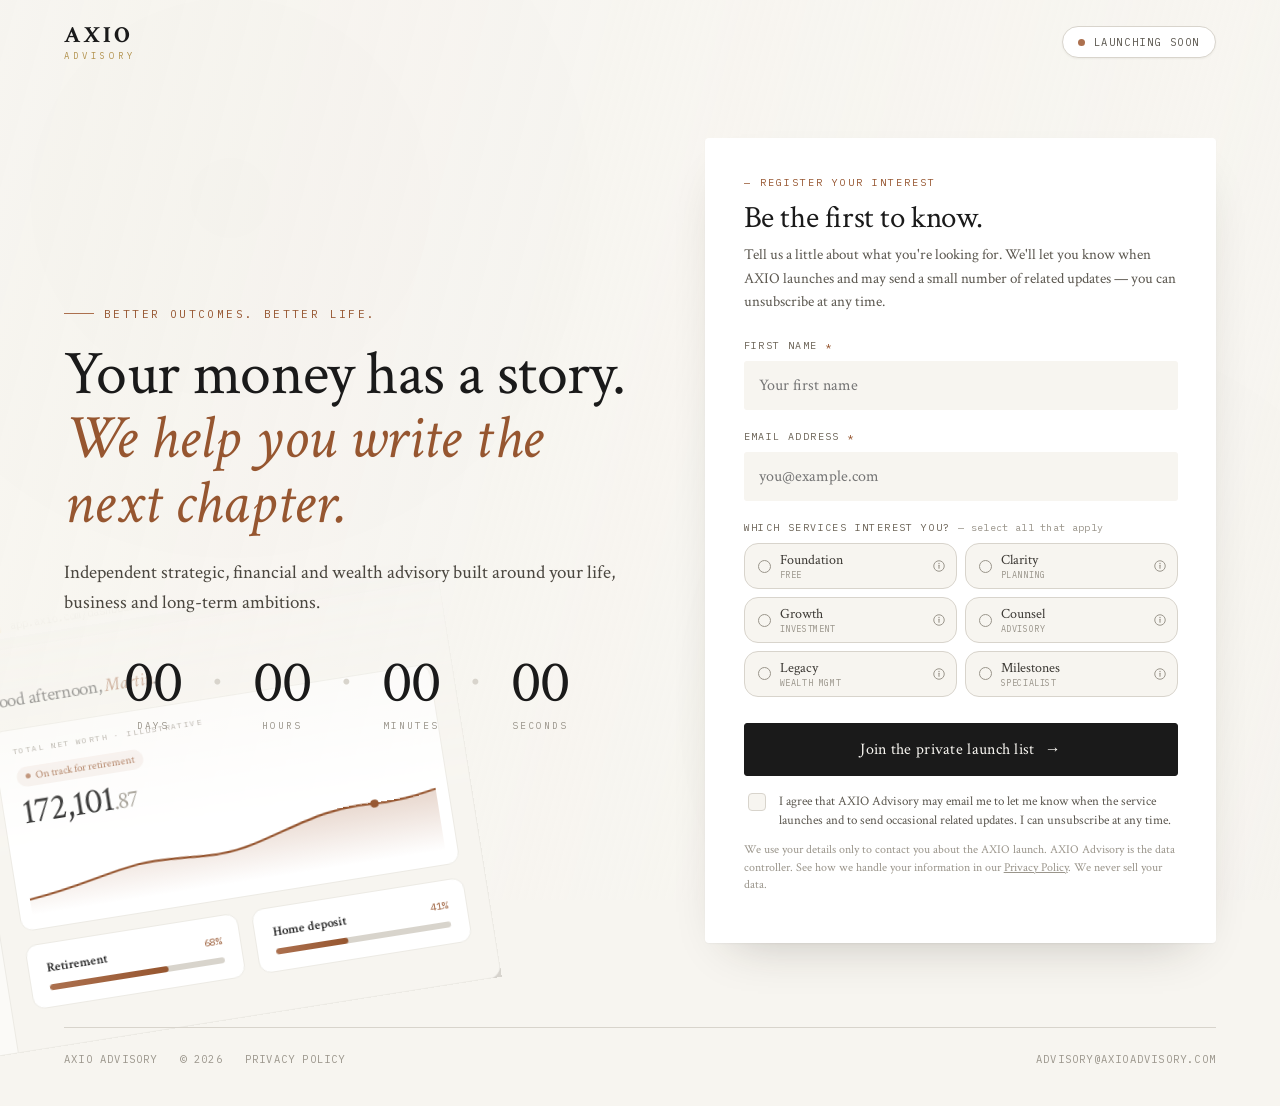
<file: index.html>
<!DOCTYPE html>
<html lang="en-GB">
<head>
  <meta charset="utf-8">
  <meta name="viewport" content="width=device-width, initial-scale=1">
  <title>AXIO Advisory | Independent Financial, Strategic &amp; Wealth Advisory — Coming Soon</title>
  <meta name="description" content="AXIO Advisory is launching soon — independent strategic, financial and wealth advisory built around your life, business and ambitions. Join the private launch list.">

  <!-- Pre-launch default: keep the placeholder out of search results.
       Remove this line (see README, decision D-07) to allow indexing.
       Everything below is prepared in advance so indexing can be switched
       on the moment D-07 is confirmed — no further SEO work needed then. -->
  <meta name="robots" content="noindex, follow">

  <!-- SITE_URL: update every occurrence below (canonical, og:url, twitter,
       JSON-LD, sitemap.xml) if the production domain changes from this. -->
  <link rel="canonical" href="https://axioadvisory.com/">

  <!-- Open Graph / social (PRD §9.1) -->
  <meta property="og:type" content="website">
  <meta property="og:url" content="https://axioadvisory.com/">
  <meta property="og:site_name" content="AXIO Advisory">
  <meta property="og:title" content="AXIO Advisory | Coming Soon">
  <meta property="og:description" content="Independent strategic, financial and wealth advisory. Join the private launch list.">
  <meta property="og:image" content="https://axioadvisory.com/assets/og-image.png">
  <meta property="og:image:width" content="1200">
  <meta property="og:image:height" content="630">
  <meta property="og:image:alt" content="AXIO Advisory — Better Outcomes. Better Life.">
  <meta property="og:locale" content="en_GB">

  <!-- Twitter / X card -->
  <meta name="twitter:card" content="summary_large_image">
  <meta name="twitter:title" content="AXIO Advisory | Coming Soon">
  <meta name="twitter:description" content="Independent strategic, financial and wealth advisory. Join the private launch list.">
  <meta name="twitter:image" content="https://axioadvisory.com/assets/og-image.png">

  <meta name="theme-color" content="#f7f5f0">
  <link rel="icon" href="assets/favicon.svg" type="image/svg+xml">
  <link rel="icon" href="assets/favicon-32.png" type="image/png" sizes="32x32">
  <link rel="apple-touch-icon" href="assets/apple-touch-icon.png">
  <link rel="stylesheet" href="styles/site.css">

  <!-- Structured data (PRD §9.1). Kept minimal pre-launch: no address/phone
       claims until D-01/D-06 are confirmed. sameAs is populated from
       scripts/config.js social{} at runtime so it never drifts from the
       footer links. -->
  <script type="application/ld+json">
  {
    "@context": "https://schema.org",
    "@type": "Organization",
    "name": "AXIO Advisory",
    "alternateName": "AXIO",
    "url": "https://axioadvisory.com/",
    "logo": "https://axioadvisory.com/assets/apple-touch-icon.png",
    "description": "Independent strategic, financial and wealth advisory built around your life, business and long-term ambitions.",
    "email": "advisory@axioadvisory.com",
    "slogan": "Better Outcomes. Better Life."
  }
  </script>
</head>
<body>
  <a class="skip-link" href="#form-view">Skip to sign-up</a>
  <div class="bg-scrim"></div>

  <!-- floating browser mockup — decorative, non-interactive (PRD §3) -->
  <div class="csmock" aria-hidden="true">
    <div class="b-win">
      <div class="b-chrome">
        <div class="b-lights"><i style="background:#f0625a"></i><i style="background:#f5bd4f"></i><i style="background:#61c554"></i></div>
        <div class="b-omni"><span>🔒</span> app.axio.com/dashboard</div>
      </div>
      <div class="b-app">
        <aside class="b-side">
          <div class="b-brand">AXIO</div>
          <a class="on" href="#"><span class="gl">◈</span> Overview</a>
          <a href="#"><span class="gl">◇</span> My plan</a>
          <a href="#"><span class="gl">↗</span> Investments</a>
          <a href="#"><span class="gl">◎</span> Goals</a>
        </aside>
        <main class="b-main">
          <h3>Good afternoon, <em>Martin</em>.</h3>
          <div class="b-card">
            <div class="lab">Total net worth · illustrative</div>
            <div class="b-track"><span class="d"></span> On track for retirement</div>
            <div class="b-num">172,101<span class="p">.87</span></div>
            <div class="b-chart">
              <svg viewBox="0 0 400 72" preserveAspectRatio="none">
                <defs><linearGradient id="csfill" x1="0" y1="0" x2="0" y2="1"><stop offset="0" stop-color="oklch(60% 0.09 50)" stop-opacity="0.28"></stop><stop offset="1" stop-color="oklch(60% 0.09 50)" stop-opacity="0"></stop></linearGradient></defs>
                <path d="M0,56 C46,52 72,42 108,38 C150,34 176,47 220,36 C264,25 292,11 340,15 C368,17 386,12 400,10 L400,72 L0,72 Z" fill="url(#csfill)"></path>
                <path d="M0,56 C46,52 72,42 108,38 C150,34 176,47 220,36 C264,25 292,11 340,15 C368,17 386,12 400,10" fill="none" stroke="oklch(52% 0.10 50)" stroke-width="2.2" stroke-linecap="round"></path>
                <circle cx="340" cy="15" r="4" fill="oklch(52% 0.10 50)"></circle>
              </svg>
            </div>
          </div>
          <div class="b-goals">
            <div class="b-card b-goal" style="margin:0">
              <div class="gt"><span class="name">Retirement</span><span class="pct">68%</span></div>
              <div class="b-bar"><div class="b-fill" style="width:68%"></div></div>
            </div>
            <div class="b-card b-goal" style="margin:0">
              <div class="gt"><span class="name">Home deposit</span><span class="pct">41%</span></div>
              <div class="b-bar"><div class="b-fill" style="width:41%"></div></div>
            </div>
          </div>
        </main>
      </div>
    </div>
  </div>

  <div class="grain"></div>
  <div class="wrap">

    <!-- top bar -->
    <header class="topbar">
      <div class="wordmark">
        <span class="wm"><span class="nm">AXIO</span><span class="tg">Advisory</span></span>
      </div>
      <div class="status"><span class="pulse"></span> Launching soon</div>
    </header>

    <!-- main -->
    <main class="grid">

      <!-- LEFT — editorial + countdown -->
      <section>
        <div class="kicker"><span class="rule"></span> Better Outcomes. Better Life.</div>
        <div class="hero-rotator" id="heroRotator">
          <div class="hero-slide is-active">
            <h1 class="statement">Your money has a story. <em>We help you write the next chapter.</em></h1>
            <p class="lede">Independent strategic, financial and wealth advisory built around your life, business and long-term ambitions.</p>
          </div>
          <div class="hero-slide">
            <p class="statement">Money compounds. <em>So does time.</em> We help you plan for both.</p>
            <p class="lede">Independent financial and strategic advice for business owners, executives, investors and families navigating consequential decisions.</p>
          </div>
          <div class="hero-slide">
            <p class="statement">No products to push. No script to follow. <em>Just your plan.</em></p>
            <p class="lede">Evidence-based wealth advisory built around your life, not a template.</p>
          </div>
          <div class="hero-slide">
            <p class="statement">Financial intelligence and freedom are <em>your right, not a privilege.</em></p>
            <p class="lede">No jargon, no assumptions — just clear guidance on the questions that actually keep people up at night.</p>
          </div>
        </div>

        <div class="countdown" id="countdown" aria-label="Time until launch">
          <div class="cd-unit"><span class="cd-num" id="cd-d">00</span><span class="cd-lab">Days</span></div>
          <span class="cd-sep">·</span>
          <div class="cd-unit"><span class="cd-num" id="cd-h">00</span><span class="cd-lab">Hours</span></div>
          <span class="cd-sep">·</span>
          <div class="cd-unit"><span class="cd-num" id="cd-m">00</span><span class="cd-lab">Minutes</span></div>
          <span class="cd-sep">·</span>
          <div class="cd-unit"><span class="cd-num" id="cd-s">00</span><span class="cd-lab">Seconds</span></div>
        </div>
      </section>

      <!-- RIGHT — signup card -->
      <section>
        <div class="card" id="card">
          <!-- form view -->
          <div id="form-view">
            <div class="card-eyebrow">— Register your interest</div>
            <h2>Be the first to know.</h2>
            <!-- P0 (PRD §2.2): consent promise reconciled with the consent checkbox. -->
            <p class="sub">Tell us a little about what you're looking for. We'll let you know when AXIO launches and may send a small number of related updates — you can unsubscribe at any time.</p>

            <form id="signup" novalidate>
              <div class="field">
                <label for="fname">First name <span class="req">*</span></label>
                <input type="text" id="fname" name="fname" placeholder="Your first name" autocomplete="given-name" maxlength="80">
                <div class="err" id="fname-err">Please enter your first name.</div>
              </div>

              <div class="field">
                <label for="email">Email address <span class="req">*</span></label>
                <input type="email" id="email" name="email" placeholder="you@example.com" autocomplete="email">
                <div class="err" id="email-err">Please enter a valid email address.</div>
              </div>

              <div class="field">
                <label>Which services interest you? <span class="opt">— select all that apply</span></label>
                <div class="chips" id="chips"></div>
                <div class="err" id="svc-err">Choose at least one service.</div>
              </div>

              <button type="submit" class="submit">Join the private launch list <span class="arrow">→</span></button>
              <div class="consent-row">
                <input type="checkbox" id="consent" name="consent">
                <label for="consent">I agree that <span data-entity>AXIO Advisory</span> may email me to let me know when the service launches and to send occasional related updates. I can unsubscribe at any time.</label>
              </div>
              <div class="err" id="consent-err">Please confirm you're happy for us to email you.</div>
              <div class="err" id="api-err">We couldn't save your details just now. Please try again, or email <a data-contact-email href="mailto:advisory@axioadvisory.com">advisory@axioadvisory.com</a>.</div>
              <p class="privacy-note">We use your details only to contact you about the AXIO launch. <span data-entity>AXIO Advisory</span> is the data controller. See how we handle your information in our <a data-privacy-link href="#" target="_blank" rel="noopener">Privacy Policy</a>. We never sell your data.</p>
            </form>
          </div>

          <!-- success view (hidden until submit) -->
          <div id="success-view" class="success" style="display:none" role="status" aria-live="polite">
            <div class="seal">
              <svg width="28" height="28" viewBox="0 0 32 32" fill="none">
                <path d="M8 16.5l5 5 11-12" stroke="oklch(52% 0.10 50)" stroke-width="1.8" stroke-linecap="round" stroke-linejoin="round"></path>
              </svg>
            </div>
            <h2>You're on the list.</h2>
            <p id="success-msg">We'll be in touch the moment AXIO opens its doors.</p>
            <div class="echo" id="echo-svc"></div>
            <div class="hand">See you at launch ✦</div>

            <p class="share-lead">Know someone who'd love this? Share it.</p>
            <div class="share-row">
              <a id="share-wa" href="#" target="_blank" rel="noopener" aria-label="Share via WhatsApp" title="WhatsApp">
                <svg width="24" height="24" viewBox="0 0 24 24" fill="currentColor"><path d="M12 2a10 10 0 0 0-8.5 15.3L2 22l4.8-1.5A10 10 0 1 0 12 2Zm0 18.2a8.2 8.2 0 0 1-4.2-1.2l-.3-.2-2.9.9.9-2.8-.2-.3A8.2 8.2 0 1 1 12 20.2Zm4.6-6.1c-.25-.13-1.48-.73-1.71-.82-.23-.08-.4-.12-.56.13-.17.25-.65.81-.8.98-.14.16-.29.18-.54.06-.25-.13-1.06-.39-2.02-1.24-.75-.67-1.25-1.49-1.4-1.74-.14-.25-.01-.39.11-.51.11-.11.25-.29.37-.43.12-.15.16-.25.25-.42.08-.16.04-.31-.02-.43-.06-.13-.56-1.35-.77-1.85-.2-.48-.4-.42-.56-.43h-.48c-.16 0-.43.06-.65.31-.23.25-.86.84-.86 2.05 0 1.21.88 2.38 1 2.54.12.17 1.74 2.66 4.22 3.73.59.25 1.05.4 1.4.52.6.19 1.14.16 1.57.1.48-.07 1.48-.6 1.69-1.19.2-.58.2-1.08.14-1.19-.06-.1-.22-.16-.47-.28Z"></path></svg>
              </a>
              <a id="share-sms" href="#" aria-label="Share via SMS" title="SMS">
                <svg width="24" height="24" viewBox="0 0 24 24" fill="currentColor"><path d="M20 2H4c-1.1 0-2 .9-2 2v18l4-4h14c1.1 0 2-.9 2-2V4c0-1.1-.9-2-2-2Z"></path></svg>
              </a>
              <a id="share-fb" href="#" target="_blank" rel="noopener" aria-label="Share on Facebook" title="Facebook">
                <svg width="24" height="24" viewBox="0 0 24 24" fill="currentColor"><path d="M22 12a10 10 0 1 0-11.6 9.9v-7H7.9V12h2.5V9.8c0-2.5 1.5-3.9 3.8-3.9 1.1 0 2.2.2 2.2.2v2.5h-1.2c-1.2 0-1.6.8-1.6 1.6V12h2.7l-.4 2.9h-2.3v7A10 10 0 0 0 22 12Z"></path></svg>
              </a>
            </div>
          </div>
        </div>
      </section>
    </main>

    <!-- footer -->
    <footer class="foot">
      <div class="row">
        <span class="fitem accent" data-entity>AXIO Advisory</span>
        <span class="fitem" data-copyright>© 2026</span>
        <a class="fitem" data-privacy-link href="#" target="_blank" rel="noopener">Privacy Policy</a>
      </div>
      <div class="row">
        <a data-contact-email href="mailto:advisory@axioadvisory.com">advisory@axioadvisory.com</a>
        <a class="social" data-social="linkedin" href="#" aria-label="AXIO on LinkedIn" title="LinkedIn">
          <svg width="15" height="15" viewBox="0 0 24 24" fill="currentColor"><path d="M4.98 3.5A2.5 2.5 0 1 1 0 3.5a2.5 2.5 0 0 1 4.98 0ZM.5 8.3h4V23h-4V8.3ZM8 8.3h3.83v2h.05c.53-1 1.84-2.05 3.79-2.05C19.7 8.25 22 10.4 22 14.6V23h-4v-7.4c0-1.77-.03-4.05-2.47-4.05-2.47 0-2.85 1.93-2.85 3.92V23H8V8.3Z"></path></svg>
        </a>
        <a class="social" data-social="x" href="#" aria-label="AXIO on X" title="X">
          <svg width="15" height="15" viewBox="0 0 24 24" fill="currentColor"><path d="M18.9 1.5h3.7l-8 9.2 9.4 12.4h-7.4l-5.8-7.5-6.6 7.5H.5l8.6-9.8L0 1.5h7.6l5.2 6.9 6.1-6.9Zm-1.3 19.9h2L6.5 3.6H4.4L17.6 21.4Z"></path></svg>
        </a>
        <a class="social" data-social="instagram" href="#" aria-label="AXIO on Instagram" title="Instagram">
          <svg width="16" height="16" viewBox="0 0 24 24" fill="none" stroke="currentColor" stroke-width="1.7"><rect x="2.5" y="2.5" width="19" height="19" rx="5.2"></rect><circle cx="12" cy="12" r="4.2"></circle><circle cx="17.4" cy="6.6" r="1.1" fill="currentColor" stroke="none"></circle></svg>
        </a>
        <a class="social" data-social="facebook" href="#" aria-label="AXIO on Facebook" title="Facebook">
          <svg width="15" height="15" viewBox="0 0 24 24" fill="currentColor"><path d="M22 12a10 10 0 1 0-11.6 9.9v-7H7.9V12h2.5V9.8c0-2.5 1.5-3.9 3.8-3.9 1.1 0 2.2.2 2.2.2v2.5h-1.2c-1.2 0-1.6.8-1.6 1.6V12h2.7l-.4 2.9h-2.3v7A10 10 0 0 0 22 12Z"></path></svg>
        </a>
        <a class="social" data-social="youtube" href="#" aria-label="AXIO on YouTube" title="YouTube">
          <svg width="17" height="17" viewBox="0 0 24 24" fill="currentColor"><path d="M23 7.5a2.8 2.8 0 0 0-2-2C19.2 5 12 5 12 5s-7.2 0-9 .5a2.8 2.8 0 0 0-2 2A29 29 0 0 0 .5 12 29 29 0 0 0 1 16.5a2.8 2.8 0 0 0 2 2c1.8.5 9 .5 9 .5s7.2 0 9-.5a2.8 2.8 0 0 0 2-2 29 29 0 0 0 .5-4.5A29 29 0 0 0 23 7.5ZM9.8 15.3V8.7l6 3.3-6 3.3Z"></path></svg>
        </a>
        <a class="social" data-social="tiktok" href="#" aria-label="AXIO on TikTok" title="TikTok">
          <svg width="15" height="15" viewBox="0 0 24 24" fill="currentColor"><path d="M16.5 2h-3v13.2a2.6 2.6 0 1 1-2.6-2.6c.2 0 .5 0 .7.1v-3a5.6 5.6 0 1 0 4.9 5.5V8.7a7 7 0 0 0 4 1.3V7a4 4 0 0 1-4-4Z"></path></svg>
        </a>
        <a class="social" data-social="whatsapp" href="#" aria-label="AXIO on WhatsApp" title="WhatsApp">
          <svg width="16" height="16" viewBox="0 0 24 24" fill="currentColor"><path d="M12 2a10 10 0 0 0-8.5 15.3L2 22l4.8-1.5A10 10 0 1 0 12 2Zm0 18.2a8.2 8.2 0 0 1-4.2-1.2l-.3-.2-2.9.9.9-2.8-.2-.3A8.2 8.2 0 1 1 12 20.2Zm4.6-6.1c-.25-.13-1.48-.73-1.71-.82-.23-.08-.4-.12-.56.13-.17.25-.65.81-.8.98-.14.16-.29.18-.54.06-.25-.13-1.06-.39-2.02-1.24-.75-.67-1.25-1.49-1.4-1.74-.14-.25-.01-.39.11-.51.11-.11.25-.29.37-.43.12-.15.16-.25.25-.42.08-.16.04-.31-.02-.43-.06-.13-.56-1.35-.77-1.85-.2-.48-.4-.42-.56-.43h-.48c-.16 0-.43.06-.65.31-.23.25-.86.84-.86 2.05 0 1.21.88 2.38 1 2.54.12.17 1.74 2.66 4.22 3.73.59.25 1.05.4 1.4.52.6.19 1.14.16 1.57.1.48-.07 1.48-.6 1.69-1.19.2-.58.2-1.08.14-1.19-.06-.1-.22-.16-.47-.28Z"></path></svg>
        </a>
      </div>
    </footer>
  </div>

  <script src="scripts/config.js"></script>
  <script src="scripts/site.js"></script>
</body>
</html>
</file>
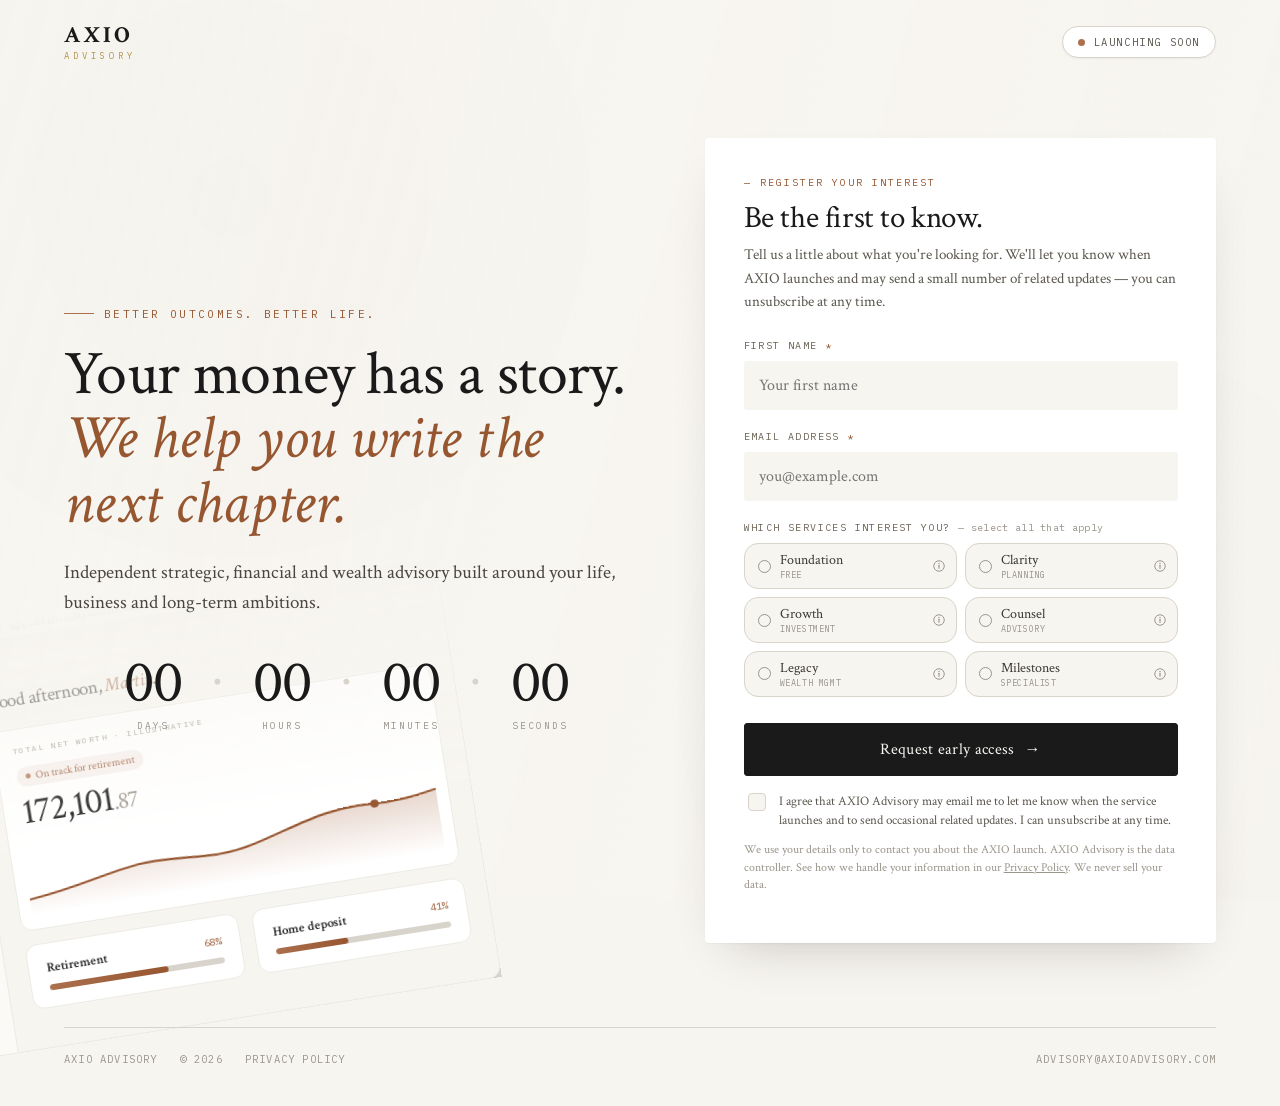
<file: early-access/index.html>
<!DOCTYPE html>
<html lang="en-GB">
<head>
  <meta charset="utf-8">
  <meta name="viewport" content="width=device-width, initial-scale=1">
  <title>AXIO Advisory | Independent Financial, Strategic &amp; Wealth Advisory — Coming Soon</title>
  <meta name="description" content="AXIO Advisory is launching soon — independent strategic, financial and wealth advisory built around your life, business and ambitions. Request early access.">

  <!-- Pre-launch default: keep the placeholder out of search results.
       Remove this line (see README, decision D-07) to allow indexing.
       Everything below is prepared in advance so indexing can be switched
       on the moment D-07 is confirmed — no further SEO work needed then. -->
  <meta name="robots" content="noindex, follow">

  <!-- SITE_URL: update every occurrence below (canonical, og:url, twitter,
       JSON-LD, sitemap.xml) if the production domain changes from this. -->
  <link rel="canonical" href="https://axioadvisory.com/">

  <!-- Open Graph / social (PRD §9.1) -->
  <meta property="og:type" content="website">
  <meta property="og:url" content="https://axioadvisory.com/">
  <meta property="og:site_name" content="AXIO Advisory">
  <meta property="og:title" content="AXIO Advisory | Coming Soon">
  <meta property="og:description" content="Independent strategic, financial and wealth advisory. Request early access.">
  <meta property="og:image" content="https://axioadvisory.com/assets/og-image.png">
  <meta property="og:image:width" content="1200">
  <meta property="og:image:height" content="630">
  <meta property="og:image:alt" content="AXIO Advisory — Better Outcomes. Better Life.">
  <meta property="og:locale" content="en_GB">

  <!-- Twitter / X card -->
  <meta name="twitter:card" content="summary_large_image">
  <meta name="twitter:title" content="AXIO Advisory | Coming Soon">
  <meta name="twitter:description" content="Independent strategic, financial and wealth advisory. Request early access.">
  <meta name="twitter:image" content="https://axioadvisory.com/assets/og-image.png">

  <meta name="theme-color" content="#f7f5f0">
  <link rel="icon" href="../assets/favicon.svg" type="image/svg+xml">
  <link rel="icon" href="../assets/favicon-32.png" type="image/png" sizes="32x32">
  <link rel="apple-touch-icon" href="../assets/apple-touch-icon.png">
  <link rel="stylesheet" href="../styles/site.css">

  <!-- Structured data (PRD §9.1). Kept minimal pre-launch: no address/phone
       claims until D-01/D-06 are confirmed. sameAs is populated from
       scripts/config.js social{} at runtime so it never drifts from the
       footer links. -->
  <script type="application/ld+json">
  {
    "@context": "https://schema.org",
    "@type": "Organization",
    "name": "AXIO Advisory",
    "alternateName": "AXIO",
    "url": "https://axioadvisory.com/",
    "logo": "https://axioadvisory.com/assets/apple-touch-icon.png",
    "description": "Independent strategic, financial and wealth advisory built around your life, business and long-term ambitions.",
    "email": "advisory@axioadvisory.com",
    "slogan": "Better Outcomes. Better Life."
  }
  </script>
</head>
<body>
  <a class="skip-link" href="#form-view">Skip to sign-up</a>
  <div class="bg-scrim"></div>

  <!-- floating browser mockup — decorative, non-interactive (PRD §3) -->
  <div class="csmock" aria-hidden="true">
    <div class="b-win">
      <div class="b-chrome">
        <div class="b-lights"><i style="background:#f0625a"></i><i style="background:#f5bd4f"></i><i style="background:#61c554"></i></div>
        <div class="b-omni"><span>🔒</span> app.axio.com/dashboard</div>
      </div>
      <div class="b-app">
        <aside class="b-side">
          <div class="b-brand">AXIO</div>
          <a class="on" href="#"><span class="gl">◈</span> Overview</a>
          <a href="#"><span class="gl">◇</span> My plan</a>
          <a href="#"><span class="gl">↗</span> Investments</a>
          <a href="#"><span class="gl">◎</span> Goals</a>
        </aside>
        <main class="b-main">
          <h3>Good afternoon, <em>Martin</em>.</h3>
          <div class="b-card">
            <div class="lab">Total net worth · illustrative</div>
            <div class="b-track"><span class="d"></span> On track for retirement</div>
            <div class="b-num">172,101<span class="p">.87</span></div>
            <div class="b-chart">
              <svg viewBox="0 0 400 72" preserveAspectRatio="none">
                <defs><linearGradient id="csfill" x1="0" y1="0" x2="0" y2="1"><stop offset="0" stop-color="oklch(60% 0.09 50)" stop-opacity="0.28"></stop><stop offset="1" stop-color="oklch(60% 0.09 50)" stop-opacity="0"></stop></linearGradient></defs>
                <path d="M0,56 C46,52 72,42 108,38 C150,34 176,47 220,36 C264,25 292,11 340,15 C368,17 386,12 400,10 L400,72 L0,72 Z" fill="url(#csfill)"></path>
                <path d="M0,56 C46,52 72,42 108,38 C150,34 176,47 220,36 C264,25 292,11 340,15 C368,17 386,12 400,10" fill="none" stroke="oklch(52% 0.10 50)" stroke-width="2.2" stroke-linecap="round"></path>
                <circle cx="340" cy="15" r="4" fill="oklch(52% 0.10 50)"></circle>
              </svg>
            </div>
          </div>
          <div class="b-goals">
            <div class="b-card b-goal" style="margin:0">
              <div class="gt"><span class="name">Retirement</span><span class="pct">68%</span></div>
              <div class="b-bar"><div class="b-fill" style="width:68%"></div></div>
            </div>
            <div class="b-card b-goal" style="margin:0">
              <div class="gt"><span class="name">Home deposit</span><span class="pct">41%</span></div>
              <div class="b-bar"><div class="b-fill" style="width:41%"></div></div>
            </div>
          </div>
        </main>
      </div>
    </div>
  </div>

  <div class="grain"></div>
  <div class="wrap">

    <!-- top bar -->
    <header class="topbar">
      <div class="wordmark">
        <span class="wm"><span class="nm">AXIO</span><span class="tg">Advisory</span></span>
      </div>
      <div class="status"><span class="pulse"></span> Launching soon</div>
    </header>

    <!-- main -->
    <main class="grid">

      <!-- LEFT — editorial + countdown -->
      <section>
        <div class="kicker"><span class="rule"></span> Better Outcomes. Better Life.</div>
        <div class="hero-rotator" id="heroRotator">
          <div class="hero-slide is-active">
            <h1 class="statement">Your money has a story. <em>We help you write the next chapter.</em></h1>
            <p class="lede">Independent strategic, financial and wealth advisory built around your life, business and long-term ambitions.</p>
          </div>
          <div class="hero-slide">
            <p class="statement">Money compounds. <em>So does time.</em> We help you plan for both.</p>
            <p class="lede">Independent financial and strategic advice for business owners, executives, investors and families navigating consequential decisions.</p>
          </div>
          <div class="hero-slide">
            <p class="statement">No products to push. No script to follow. <em>Just your plan.</em></p>
            <p class="lede">Evidence-based wealth advisory built around your life, not a template.</p>
          </div>
          <div class="hero-slide">
            <p class="statement">Financial intelligence and freedom are <em>your right, not a privilege.</em></p>
            <p class="lede">No jargon, no assumptions — just clear guidance on the questions that actually keep people up at night.</p>
          </div>
        </div>

        <div class="countdown" id="countdown" aria-label="Time until launch">
          <div class="cd-unit"><span class="cd-num" id="cd-d">00</span><span class="cd-lab">Days</span></div>
          <span class="cd-sep">·</span>
          <div class="cd-unit"><span class="cd-num" id="cd-h">00</span><span class="cd-lab">Hours</span></div>
          <span class="cd-sep">·</span>
          <div class="cd-unit"><span class="cd-num" id="cd-m">00</span><span class="cd-lab">Minutes</span></div>
          <span class="cd-sep">·</span>
          <div class="cd-unit"><span class="cd-num" id="cd-s">00</span><span class="cd-lab">Seconds</span></div>
        </div>
      </section>

      <!-- RIGHT — signup card -->
      <section>
        <div class="card" id="card">
          <!-- form view -->
          <div id="form-view">
            <div class="card-eyebrow">— Register your interest</div>
            <h2>Be the first to know.</h2>
            <!-- P0 (PRD §2.2): consent promise reconciled with the consent checkbox. -->
            <p class="sub">Tell us a little about what you're looking for. We'll let you know when AXIO launches and may send a small number of related updates — you can unsubscribe at any time.</p>

            <form id="signup" novalidate>
              <div class="field">
                <label for="fname">First name <span class="req">*</span></label>
                <input type="text" id="fname" name="fname" placeholder="Your first name" autocomplete="given-name" maxlength="80">
                <div class="err" id="fname-err">Please enter your first name.</div>
              </div>

              <div class="field">
                <label for="email">Email address <span class="req">*</span></label>
                <input type="email" id="email" name="email" placeholder="you@example.com" autocomplete="email">
                <div class="err" id="email-err">Please enter a valid email address.</div>
              </div>

              <div class="field">
                <label>Which services interest you? <span class="opt">— select all that apply</span></label>
                <div class="chips" id="chips"></div>
                <div class="err" id="svc-err">Choose at least one service.</div>
              </div>

              <button type="submit" class="submit">Request early access <span class="arrow">→</span></button>
              <div class="consent-row">
                <input type="checkbox" id="consent" name="consent">
                <label for="consent">I agree that <span data-entity>AXIO Advisory</span> may email me to let me know when the service launches and to send occasional related updates. I can unsubscribe at any time.</label>
              </div>
              <div class="err" id="consent-err">Please confirm you're happy for us to email you.</div>
              <div class="err" id="api-err">We couldn't save your details just now. Please try again, or email <a data-contact-email href="mailto:advisory@axioadvisory.com">advisory@axioadvisory.com</a>.</div>
              <p class="privacy-note">We use your details only to contact you about the AXIO launch. <span data-entity>AXIO Advisory</span> is the data controller. See how we handle your information in our <a data-privacy-link href="#" target="_blank" rel="noopener">Privacy Policy</a>. We never sell your data.</p>
            </form>
          </div>

          <!-- success view (hidden until submit) -->
          <div id="success-view" class="success" style="display:none" role="status" aria-live="polite">
            <div class="seal">
              <svg width="28" height="28" viewBox="0 0 32 32" fill="none">
                <path d="M8 16.5l5 5 11-12" stroke="oklch(52% 0.10 50)" stroke-width="1.8" stroke-linecap="round" stroke-linejoin="round"></path>
              </svg>
            </div>
            <h2>You're on the list.</h2>
            <p id="success-msg">We'll be in touch the moment AXIO opens its doors.</p>
            <div class="echo" id="echo-svc"></div>
            <div class="hand">See you at launch ✦</div>

            <p class="share-lead">Know someone who'd love this? Share it.</p>
            <div class="share-row">
              <a id="share-wa" href="#" target="_blank" rel="noopener" aria-label="Share via WhatsApp" title="WhatsApp">
                <svg width="24" height="24" viewBox="0 0 24 24" fill="currentColor"><path d="M12 2a10 10 0 0 0-8.5 15.3L2 22l4.8-1.5A10 10 0 1 0 12 2Zm0 18.2a8.2 8.2 0 0 1-4.2-1.2l-.3-.2-2.9.9.9-2.8-.2-.3A8.2 8.2 0 1 1 12 20.2Zm4.6-6.1c-.25-.13-1.48-.73-1.71-.82-.23-.08-.4-.12-.56.13-.17.25-.65.81-.8.98-.14.16-.29.18-.54.06-.25-.13-1.06-.39-2.02-1.24-.75-.67-1.25-1.49-1.4-1.74-.14-.25-.01-.39.11-.51.11-.11.25-.29.37-.43.12-.15.16-.25.25-.42.08-.16.04-.31-.02-.43-.06-.13-.56-1.35-.77-1.85-.2-.48-.4-.42-.56-.43h-.48c-.16 0-.43.06-.65.31-.23.25-.86.84-.86 2.05 0 1.21.88 2.38 1 2.54.12.17 1.74 2.66 4.22 3.73.59.25 1.05.4 1.4.52.6.19 1.14.16 1.57.1.48-.07 1.48-.6 1.69-1.19.2-.58.2-1.08.14-1.19-.06-.1-.22-.16-.47-.28Z"></path></svg>
              </a>
              <a id="share-sms" href="#" aria-label="Share via SMS" title="SMS">
                <svg width="24" height="24" viewBox="0 0 24 24" fill="currentColor"><path d="M20 2H4c-1.1 0-2 .9-2 2v18l4-4h14c1.1 0 2-.9 2-2V4c0-1.1-.9-2-2-2Z"></path></svg>
              </a>
              <a id="share-fb" href="#" target="_blank" rel="noopener" aria-label="Share on Facebook" title="Facebook">
                <svg width="24" height="24" viewBox="0 0 24 24" fill="currentColor"><path d="M22 12a10 10 0 1 0-11.6 9.9v-7H7.9V12h2.5V9.8c0-2.5 1.5-3.9 3.8-3.9 1.1 0 2.2.2 2.2.2v2.5h-1.2c-1.2 0-1.6.8-1.6 1.6V12h2.7l-.4 2.9h-2.3v7A10 10 0 0 0 22 12Z"></path></svg>
              </a>
            </div>
          </div>
        </div>
      </section>
    </main>

    <!-- footer -->
    <footer class="foot">
      <div class="row">
        <span class="fitem accent" data-entity>AXIO Advisory</span>
        <span class="fitem" data-copyright>© 2026</span>
        <a class="fitem" data-privacy-link href="#" target="_blank" rel="noopener">Privacy Policy</a>
      </div>
      <div class="row">
        <a data-contact-email href="mailto:advisory@axioadvisory.com">advisory@axioadvisory.com</a>
        <a class="social" data-social="linkedin" href="#" aria-label="AXIO on LinkedIn" title="LinkedIn">
          <svg width="15" height="15" viewBox="0 0 24 24" fill="currentColor"><path d="M4.98 3.5A2.5 2.5 0 1 1 0 3.5a2.5 2.5 0 0 1 4.98 0ZM.5 8.3h4V23h-4V8.3ZM8 8.3h3.83v2h.05c.53-1 1.84-2.05 3.79-2.05C19.7 8.25 22 10.4 22 14.6V23h-4v-7.4c0-1.77-.03-4.05-2.47-4.05-2.47 0-2.85 1.93-2.85 3.92V23H8V8.3Z"></path></svg>
        </a>
        <a class="social" data-social="x" href="#" aria-label="AXIO on X" title="X">
          <svg width="15" height="15" viewBox="0 0 24 24" fill="currentColor"><path d="M18.9 1.5h3.7l-8 9.2 9.4 12.4h-7.4l-5.8-7.5-6.6 7.5H.5l8.6-9.8L0 1.5h7.6l5.2 6.9 6.1-6.9Zm-1.3 19.9h2L6.5 3.6H4.4L17.6 21.4Z"></path></svg>
        </a>
        <a class="social" data-social="instagram" href="#" aria-label="AXIO on Instagram" title="Instagram">
          <svg width="16" height="16" viewBox="0 0 24 24" fill="none" stroke="currentColor" stroke-width="1.7"><rect x="2.5" y="2.5" width="19" height="19" rx="5.2"></rect><circle cx="12" cy="12" r="4.2"></circle><circle cx="17.4" cy="6.6" r="1.1" fill="currentColor" stroke="none"></circle></svg>
        </a>
        <a class="social" data-social="facebook" href="#" aria-label="AXIO on Facebook" title="Facebook">
          <svg width="15" height="15" viewBox="0 0 24 24" fill="currentColor"><path d="M22 12a10 10 0 1 0-11.6 9.9v-7H7.9V12h2.5V9.8c0-2.5 1.5-3.9 3.8-3.9 1.1 0 2.2.2 2.2.2v2.5h-1.2c-1.2 0-1.6.8-1.6 1.6V12h2.7l-.4 2.9h-2.3v7A10 10 0 0 0 22 12Z"></path></svg>
        </a>
        <a class="social" data-social="youtube" href="#" aria-label="AXIO on YouTube" title="YouTube">
          <svg width="17" height="17" viewBox="0 0 24 24" fill="currentColor"><path d="M23 7.5a2.8 2.8 0 0 0-2-2C19.2 5 12 5 12 5s-7.2 0-9 .5a2.8 2.8 0 0 0-2 2A29 29 0 0 0 .5 12 29 29 0 0 0 1 16.5a2.8 2.8 0 0 0 2 2c1.8.5 9 .5 9 .5s7.2 0 9-.5a2.8 2.8 0 0 0 2-2 29 29 0 0 0 .5-4.5A29 29 0 0 0 23 7.5ZM9.8 15.3V8.7l6 3.3-6 3.3Z"></path></svg>
        </a>
        <a class="social" data-social="tiktok" href="#" aria-label="AXIO on TikTok" title="TikTok">
          <svg width="15" height="15" viewBox="0 0 24 24" fill="currentColor"><path d="M16.5 2h-3v13.2a2.6 2.6 0 1 1-2.6-2.6c.2 0 .5 0 .7.1v-3a5.6 5.6 0 1 0 4.9 5.5V8.7a7 7 0 0 0 4 1.3V7a4 4 0 0 1-4-4Z"></path></svg>
        </a>
        <a class="social" data-social="whatsapp" href="#" aria-label="AXIO on WhatsApp" title="WhatsApp">
          <svg width="16" height="16" viewBox="0 0 24 24" fill="currentColor"><path d="M12 2a10 10 0 0 0-8.5 15.3L2 22l4.8-1.5A10 10 0 1 0 12 2Zm0 18.2a8.2 8.2 0 0 1-4.2-1.2l-.3-.2-2.9.9.9-2.8-.2-.3A8.2 8.2 0 1 1 12 20.2Zm4.6-6.1c-.25-.13-1.48-.73-1.71-.82-.23-.08-.4-.12-.56.13-.17.25-.65.81-.8.98-.14.16-.29.18-.54.06-.25-.13-1.06-.39-2.02-1.24-.75-.67-1.25-1.49-1.4-1.74-.14-.25-.01-.39.11-.51.11-.11.25-.29.37-.43.12-.15.16-.25.25-.42.08-.16.04-.31-.02-.43-.06-.13-.56-1.35-.77-1.85-.2-.48-.4-.42-.56-.43h-.48c-.16 0-.43.06-.65.31-.23.25-.86.84-.86 2.05 0 1.21.88 2.38 1 2.54.12.17 1.74 2.66 4.22 3.73.59.25 1.05.4 1.4.52.6.19 1.14.16 1.57.1.48-.07 1.48-.6 1.69-1.19.2-.58.2-1.08.14-1.19-.06-.1-.22-.16-.47-.28Z"></path></svg>
        </a>
      </div>
    </footer>
  </div>

  <script src="../scripts/config.js"></script>
  <script src="../scripts/site.js"></script>
</body>
</html>
</file>
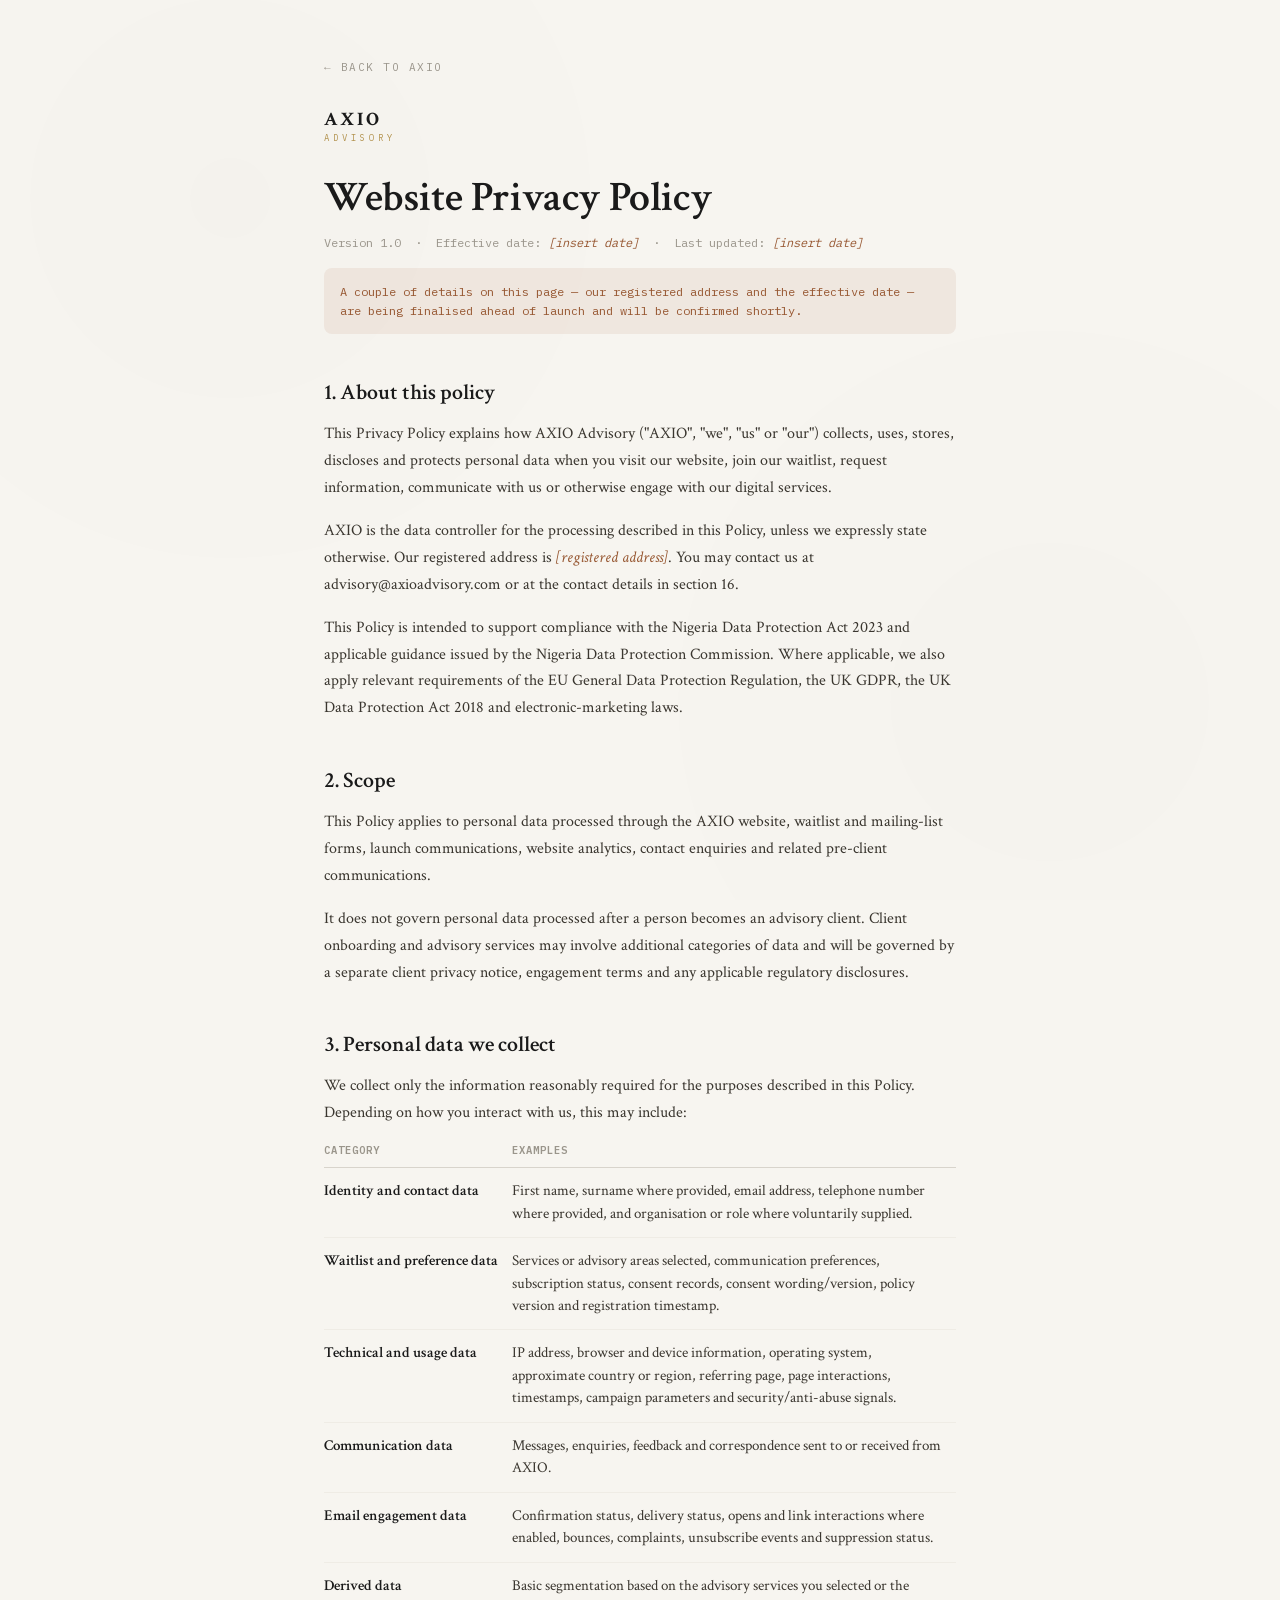
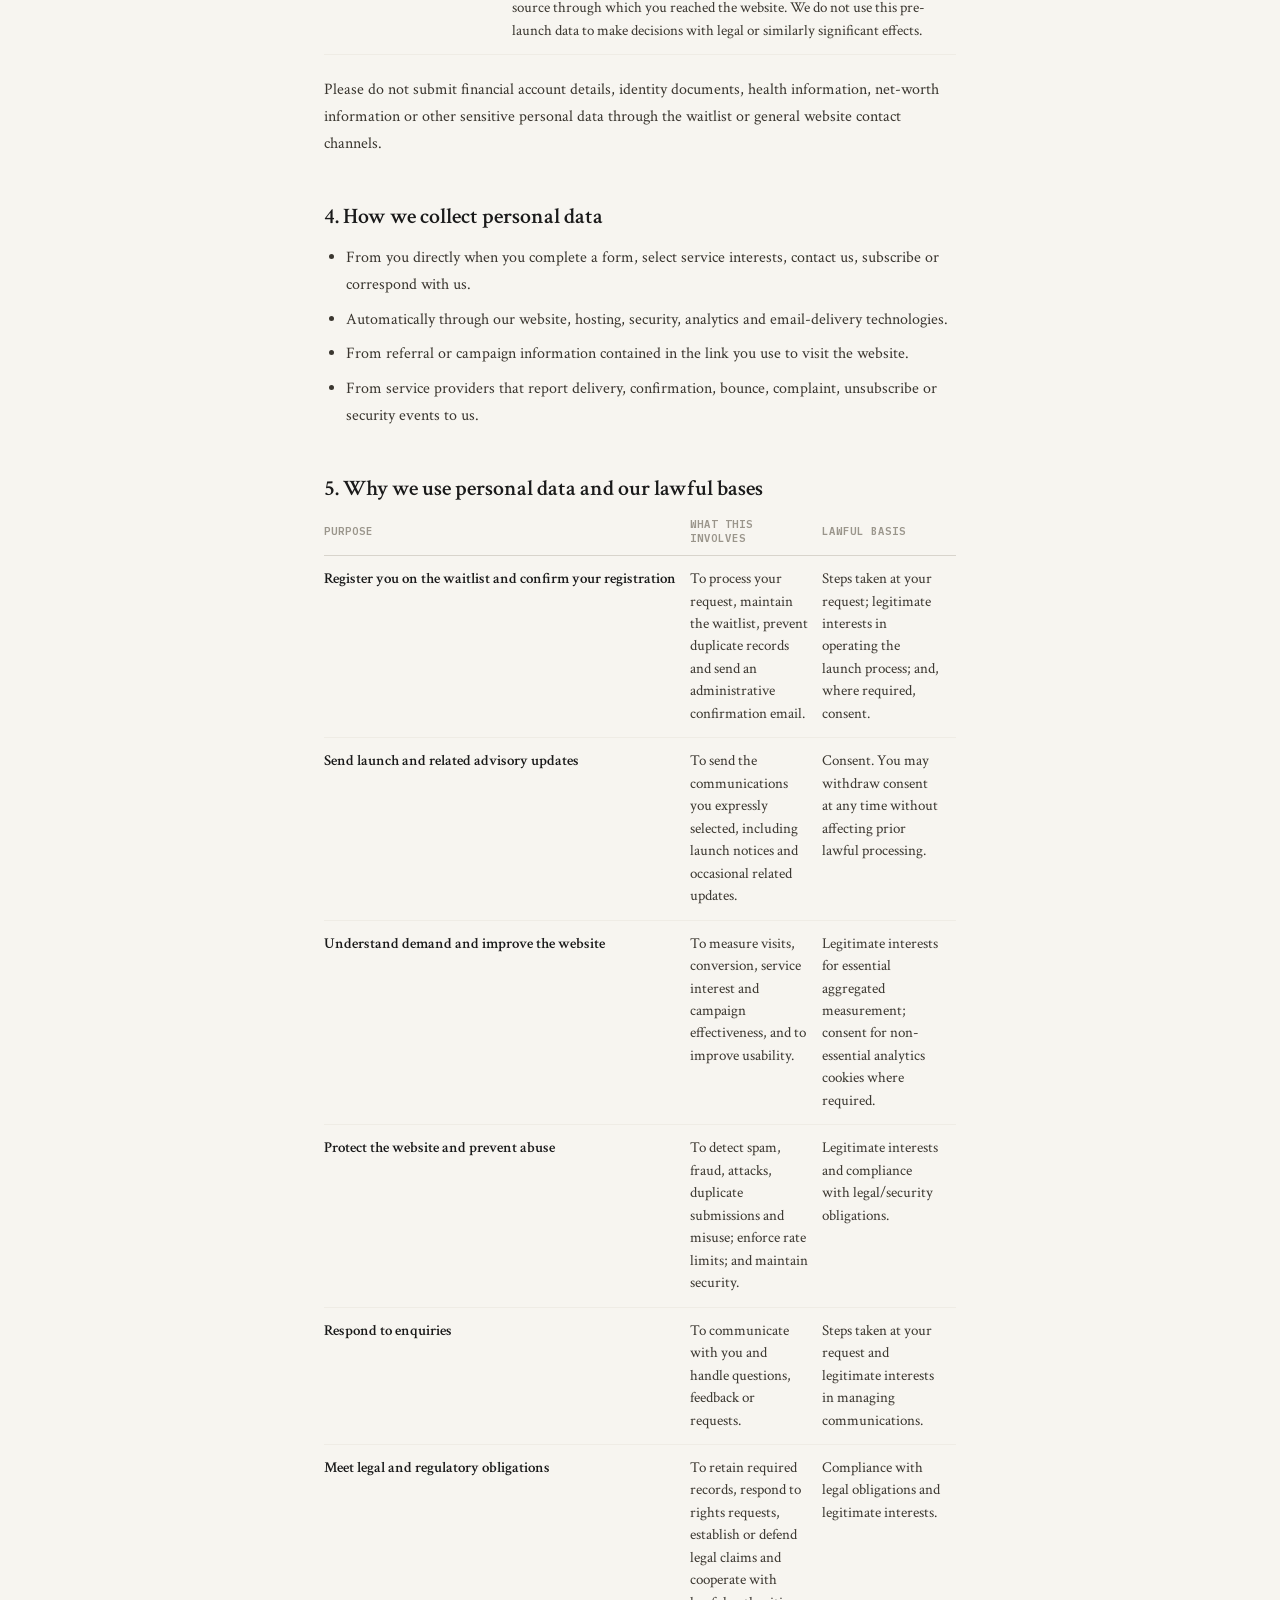
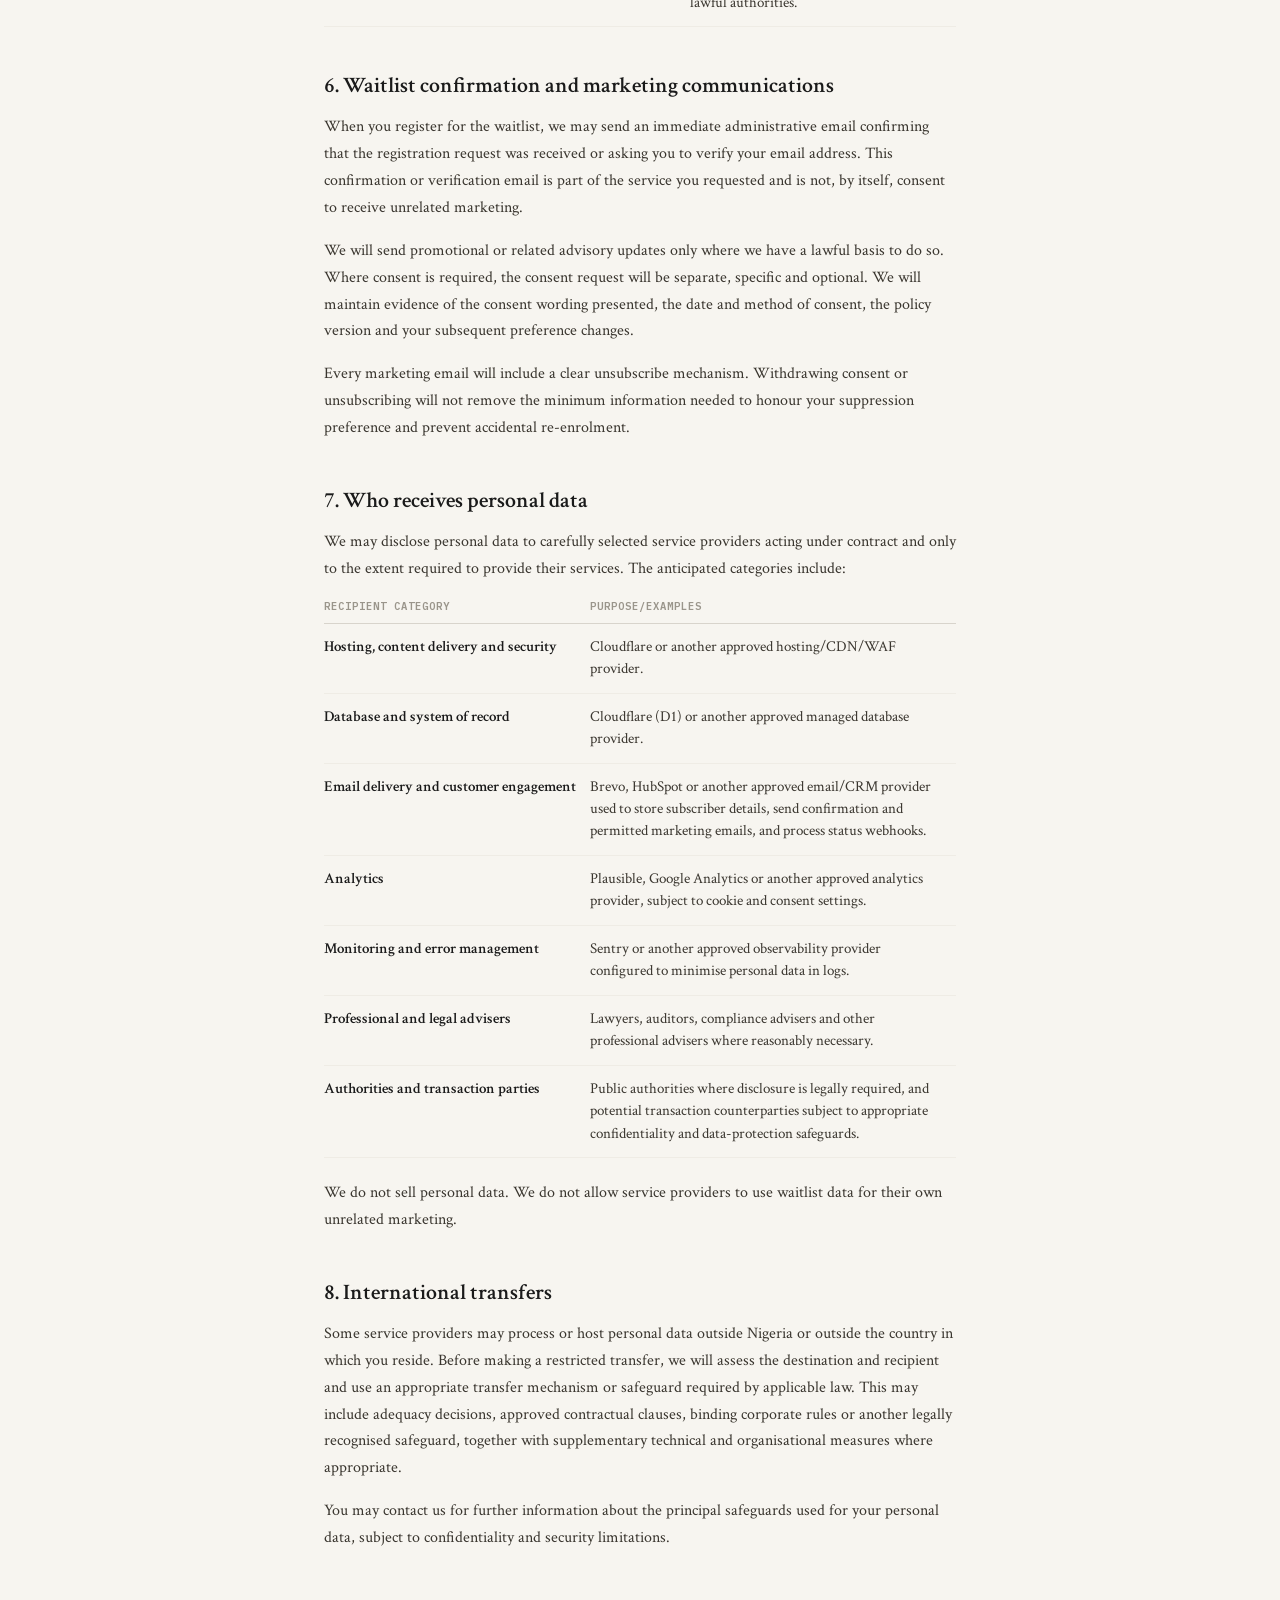
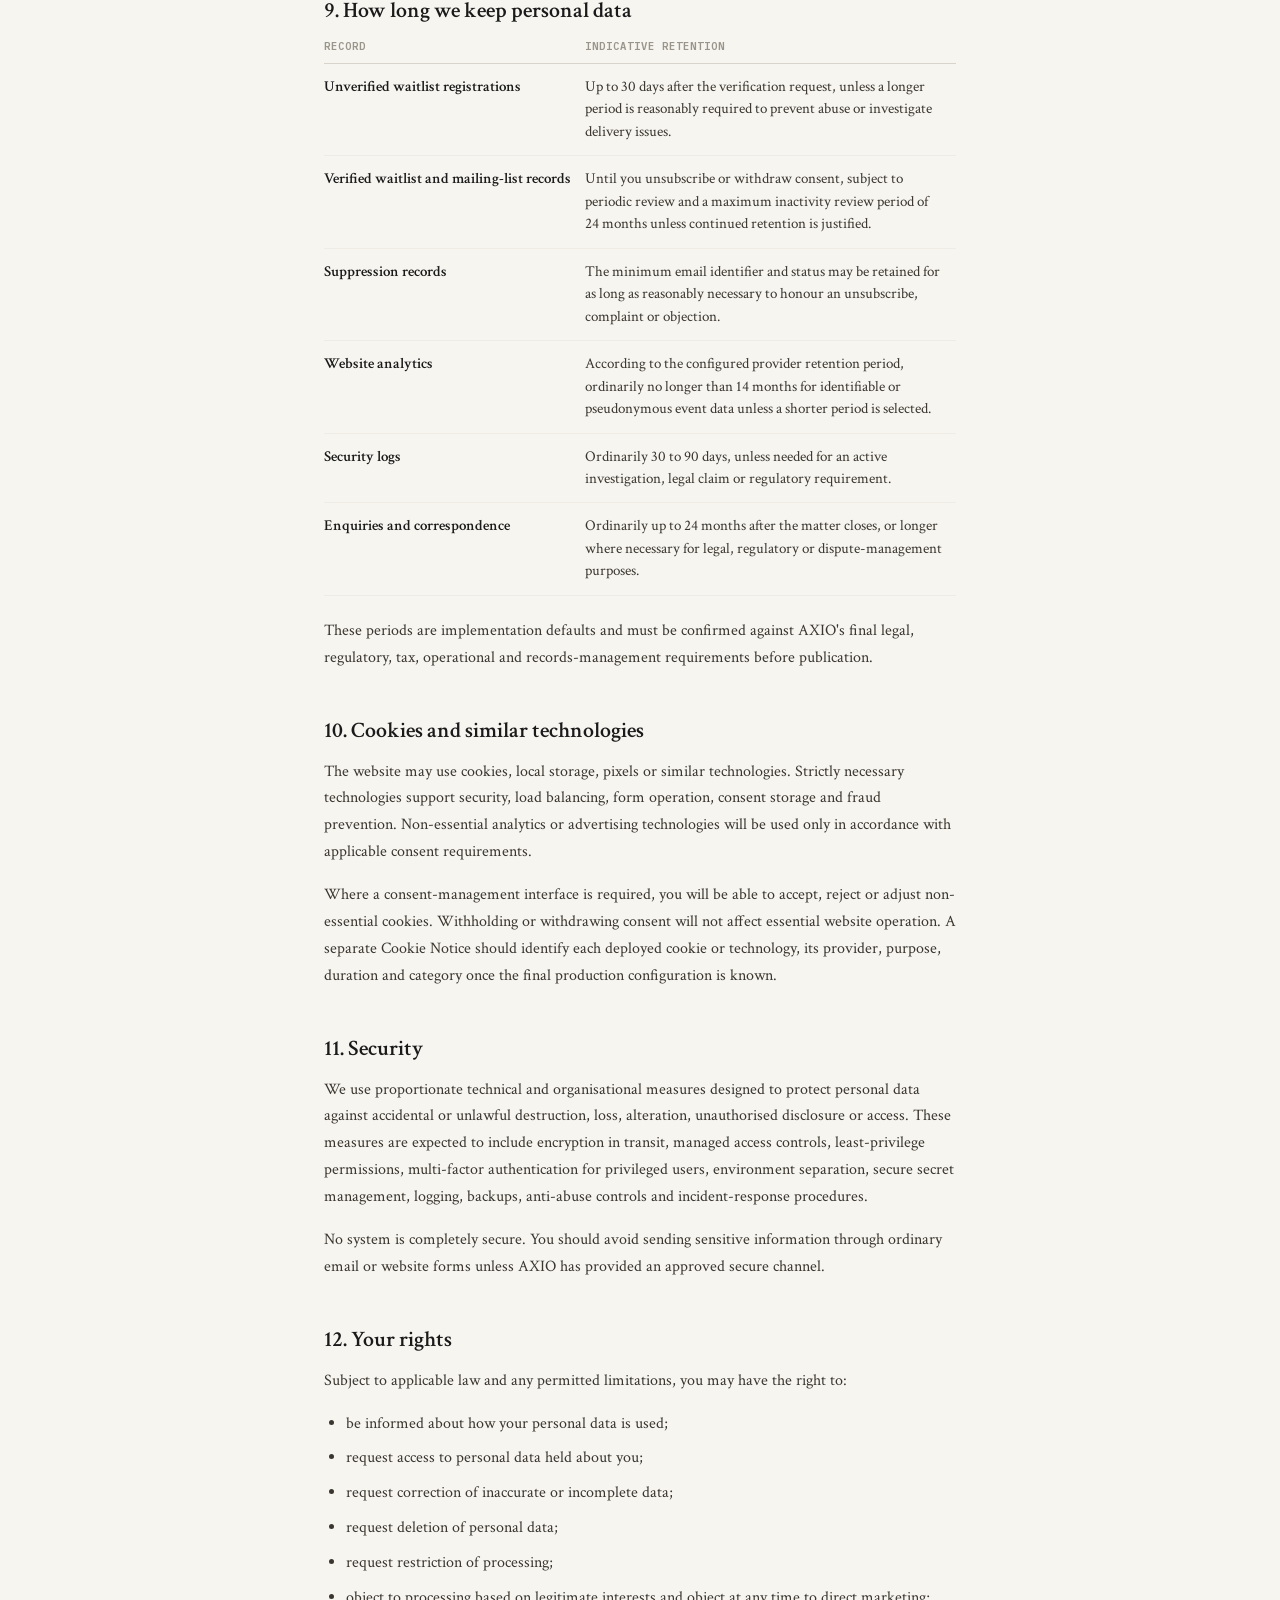
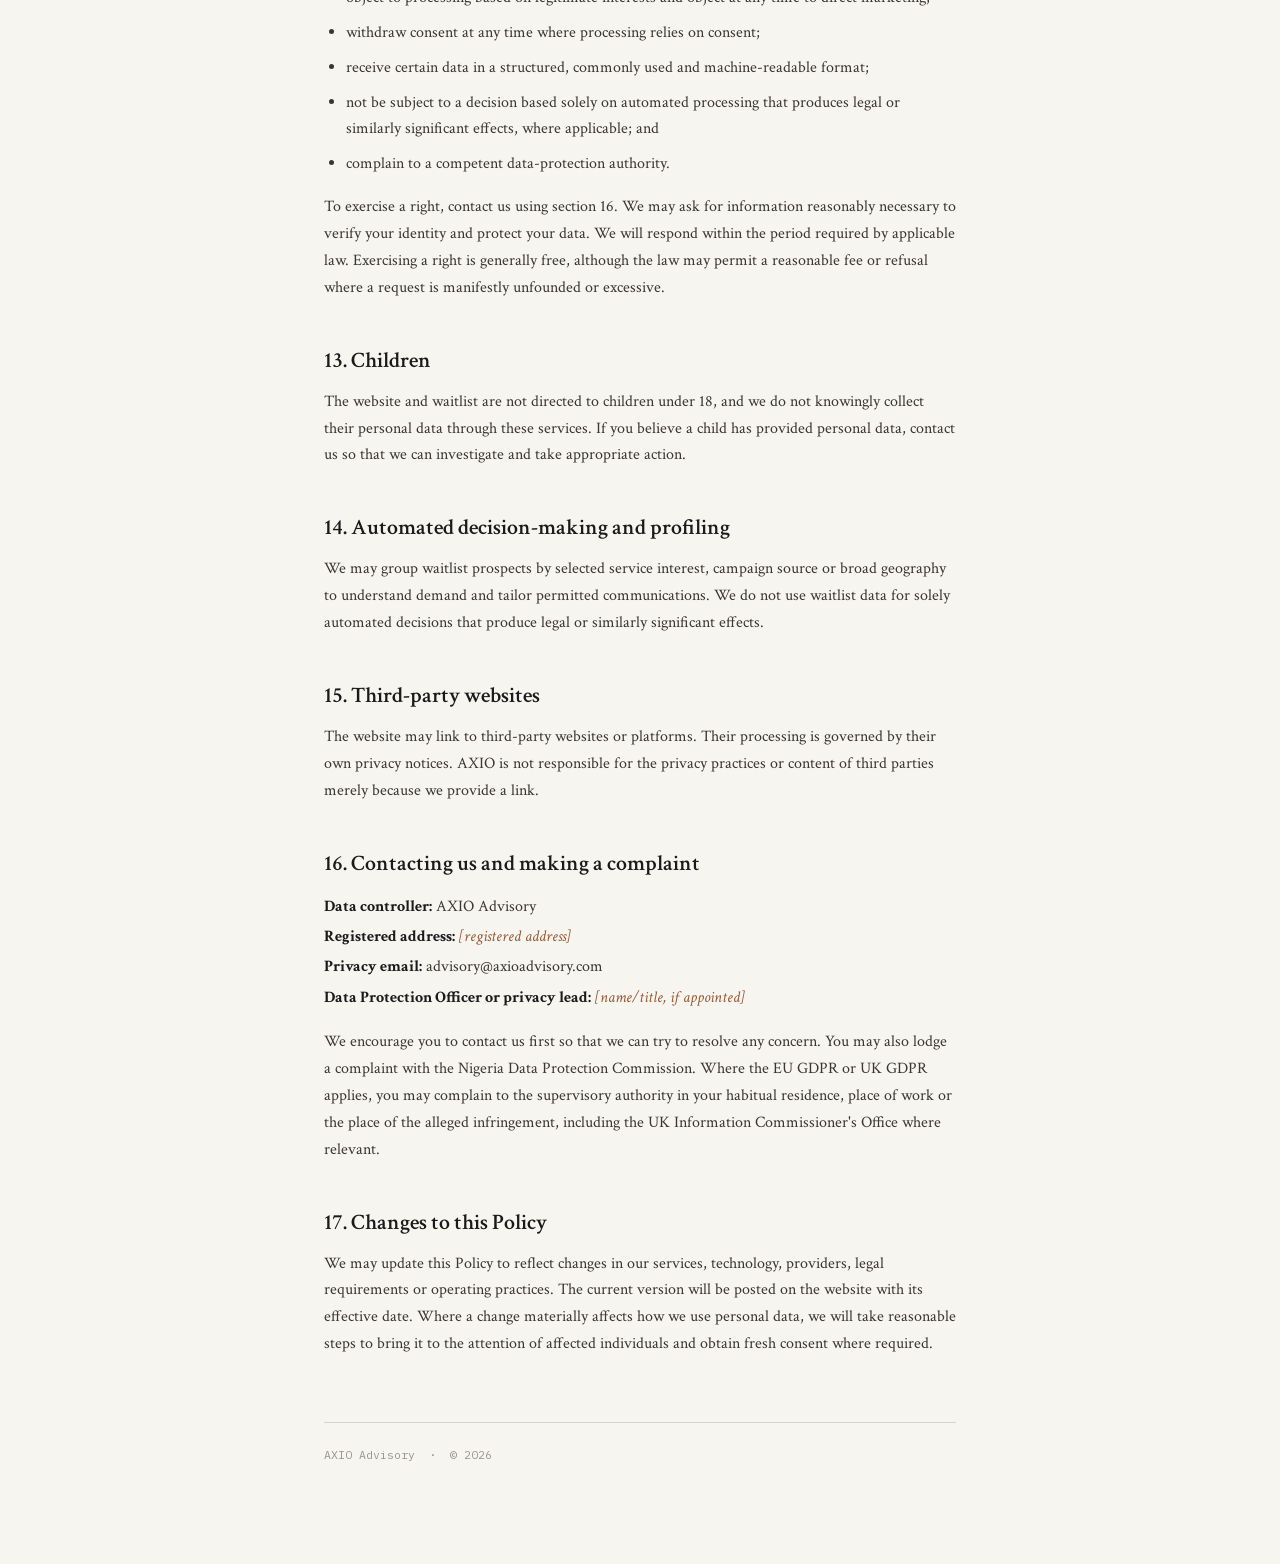
<file: privacy.html>
<!DOCTYPE html>
<html lang="en-GB">
<head>
  <meta charset="utf-8">
  <meta name="viewport" content="width=device-width, initial-scale=1">
  <title>Privacy Policy | AXIO Advisory</title>
  <meta name="description" content="How AXIO Advisory collects, uses, stores, discloses and protects personal data when you visit our website, join our waitlist, or otherwise engage with our digital services.">
  <meta name="robots" content="noindex, follow">
  <meta name="theme-color" content="#f7f5f0">
  <link rel="icon" href="assets/favicon.svg" type="image/svg+xml">
  <link rel="icon" href="assets/favicon-32.png" type="image/png" sizes="32x32">
  <link rel="apple-touch-icon" href="assets/apple-touch-icon.png">
  <link rel="stylesheet" href="styles/site.css">
  <style>
    .legal-wrap{position:relative; z-index:2; max-width:760px; margin:0 auto; padding:56px clamp(22px,5vw,64px) 90px}
    .legal-back{
      display:inline-flex; align-items:center; gap:8px; font-family:var(--mono); font-size:11px;
      letter-spacing:1.5px; text-transform:uppercase; color:var(--mid); text-decoration:none; margin-bottom:36px;
    }
    .legal-back:hover{color:var(--accent-deep)}
    .legal-header .wm .nm{font-size:19px}
    h1.legal-title{font-family:var(--serif); font-weight:600; font-size:clamp(30px,4vw,42px); letter-spacing:-.4px; margin:28px 0 10px}
    .legal-meta{font-family:var(--mono); font-size:12px; color:var(--mid); margin:0 0 18px}
    .legal-note{
      font-family:var(--mono); font-size:12px; line-height:1.6; color:var(--accent-deep);
      background:var(--accent-soft); border-radius:8px; padding:14px 16px; margin:0 0 44px;
    }
    .tbc{color:var(--accent-deep); font-style:italic}
    article h2{font-family:var(--serif); font-weight:600; font-size:22px; margin:44px 0 14px}
    article h2:first-of-type{margin-top:0}
    article p{font-size:16px; line-height:1.68; color:#3a362f; margin:0 0 16px}
    article ul{margin:0 0 16px; padding-left:22px}
    article li{font-size:16px; line-height:1.68; color:#3a362f; margin-bottom:8px}
    article table{width:100%; border-collapse:collapse; margin:0 0 22px; font-size:14.5px}
    article th{
      text-align:left; font-family:var(--mono); font-size:10.5px; letter-spacing:1px; text-transform:uppercase;
      color:var(--mid); border-bottom:1px solid var(--light); padding:0 14px 10px 0;
    }
    article td{vertical-align:top; padding:12px 14px 12px 0; border-bottom:1px solid var(--paper-deep); line-height:1.55; color:#3a362f}
    article td:first-child{color:var(--ink); font-weight:600; white-space:nowrap}
    .legal-dl{font-size:16px; line-height:1.9; color:#3a362f; margin:0 0 16px}
    .legal-dl strong{color:var(--ink)}
    .legal-foot{margin-top:64px; padding-top:24px; border-top:1px solid var(--light); font-family:var(--mono); font-size:11.5px; color:var(--mid)}
  </style>
</head>
<body>
  <div class="grain"></div>
  <div class="legal-wrap">
    <a class="legal-back" href="index.html">&larr; Back to AXIO</a>

    <header class="legal-header wordmark">
      <span class="wm"><span class="nm">AXIO</span><span class="tg">Advisory</span></span>
    </header>

    <h1 class="legal-title">Website Privacy Policy</h1>
    <p class="legal-meta">Version 1.0 &nbsp;·&nbsp; Effective date: <span class="tbc">[insert date]</span> &nbsp;·&nbsp; Last updated: <span class="tbc">[insert date]</span></p>
    <p class="legal-note">A couple of details on this page &mdash; our registered address and the effective date &mdash; are being finalised ahead of launch and will be confirmed shortly.</p>

    <article>
      <h2>1. About this policy</h2>
      <p>This Privacy Policy explains how <span data-entity>AXIO Advisory</span> ("AXIO", "we", "us" or "our") collects, uses, stores, discloses and protects personal data when you visit our website, join our waitlist, request information, communicate with us or otherwise engage with our digital services.</p>
      <p>AXIO is the data controller for the processing described in this Policy, unless we expressly state otherwise. Our registered address is <span class="tbc">[registered address]</span>. You may contact us at <span data-contact-email>advisory@axioadvisory.com</span> or at the contact details in section 16.</p>
      <p>This Policy is intended to support compliance with the Nigeria Data Protection Act 2023 and applicable guidance issued by the Nigeria Data Protection Commission. Where applicable, we also apply relevant requirements of the EU General Data Protection Regulation, the UK GDPR, the UK Data Protection Act 2018 and electronic-marketing laws.</p>

      <h2>2. Scope</h2>
      <p>This Policy applies to personal data processed through the AXIO website, waitlist and mailing-list forms, launch communications, website analytics, contact enquiries and related pre-client communications.</p>
      <p>It does not govern personal data processed after a person becomes an advisory client. Client onboarding and advisory services may involve additional categories of data and will be governed by a separate client privacy notice, engagement terms and any applicable regulatory disclosures.</p>

      <h2>3. Personal data we collect</h2>
      <p>We collect only the information reasonably required for the purposes described in this Policy. Depending on how you interact with us, this may include:</p>
      <table>
        <tr><th>Category</th><th>Examples</th></tr>
        <tr><td>Identity and contact data</td><td>First name, surname where provided, email address, telephone number where provided, and organisation or role where voluntarily supplied.</td></tr>
        <tr><td>Waitlist and preference data</td><td>Services or advisory areas selected, communication preferences, subscription status, consent records, consent wording/version, policy version and registration timestamp.</td></tr>
        <tr><td>Technical and usage data</td><td>IP address, browser and device information, operating system, approximate country or region, referring page, page interactions, timestamps, campaign parameters and security/anti-abuse signals.</td></tr>
        <tr><td>Communication data</td><td>Messages, enquiries, feedback and correspondence sent to or received from AXIO.</td></tr>
        <tr><td>Email engagement data</td><td>Confirmation status, delivery status, opens and link interactions where enabled, bounces, complaints, unsubscribe events and suppression status.</td></tr>
        <tr><td>Derived data</td><td>Basic segmentation based on the advisory services you selected or the source through which you reached the website. We do not use this pre-launch data to make decisions with legal or similarly significant effects.</td></tr>
      </table>
      <p>Please do not submit financial account details, identity documents, health information, net-worth information or other sensitive personal data through the waitlist or general website contact channels.</p>

      <h2>4. How we collect personal data</h2>
      <ul>
        <li>From you directly when you complete a form, select service interests, contact us, subscribe or correspond with us.</li>
        <li>Automatically through our website, hosting, security, analytics and email-delivery technologies.</li>
        <li>From referral or campaign information contained in the link you use to visit the website.</li>
        <li>From service providers that report delivery, confirmation, bounce, complaint, unsubscribe or security events to us.</li>
      </ul>

      <h2>5. Why we use personal data and our lawful bases</h2>
      <table>
        <tr><th>Purpose</th><th>What this involves</th><th>Lawful basis</th></tr>
        <tr><td>Register you on the waitlist and confirm your registration</td><td>To process your request, maintain the waitlist, prevent duplicate records and send an administrative confirmation email.</td><td>Steps taken at your request; legitimate interests in operating the launch process; and, where required, consent.</td></tr>
        <tr><td>Send launch and related advisory updates</td><td>To send the communications you expressly selected, including launch notices and occasional related updates.</td><td>Consent. You may withdraw consent at any time without affecting prior lawful processing.</td></tr>
        <tr><td>Understand demand and improve the website</td><td>To measure visits, conversion, service interest and campaign effectiveness, and to improve usability.</td><td>Legitimate interests for essential aggregated measurement; consent for non-essential analytics cookies where required.</td></tr>
        <tr><td>Protect the website and prevent abuse</td><td>To detect spam, fraud, attacks, duplicate submissions and misuse; enforce rate limits; and maintain security.</td><td>Legitimate interests and compliance with legal/security obligations.</td></tr>
        <tr><td>Respond to enquiries</td><td>To communicate with you and handle questions, feedback or requests.</td><td>Steps taken at your request and legitimate interests in managing communications.</td></tr>
        <tr><td>Meet legal and regulatory obligations</td><td>To retain required records, respond to rights requests, establish or defend legal claims and cooperate with lawful authorities.</td><td>Compliance with legal obligations and legitimate interests.</td></tr>
      </table>

      <h2>6. Waitlist confirmation and marketing communications</h2>
      <p>When you register for the waitlist, we may send an immediate administrative email confirming that the registration request was received or asking you to verify your email address. This confirmation or verification email is part of the service you requested and is not, by itself, consent to receive unrelated marketing.</p>
      <p>We will send promotional or related advisory updates only where we have a lawful basis to do so. Where consent is required, the consent request will be separate, specific and optional. We will maintain evidence of the consent wording presented, the date and method of consent, the policy version and your subsequent preference changes.</p>
      <p>Every marketing email will include a clear unsubscribe mechanism. Withdrawing consent or unsubscribing will not remove the minimum information needed to honour your suppression preference and prevent accidental re-enrolment.</p>

      <h2>7. Who receives personal data</h2>
      <p>We may disclose personal data to carefully selected service providers acting under contract and only to the extent required to provide their services. The anticipated categories include:</p>
      <table>
        <tr><th>Recipient category</th><th>Purpose/examples</th></tr>
        <tr><td>Hosting, content delivery and security</td><td>Cloudflare or another approved hosting/CDN/WAF provider.</td></tr>
        <tr><td>Database and system of record</td><td>Cloudflare (D1) or another approved managed database provider.</td></tr>
        <tr><td>Email delivery and customer engagement</td><td>Brevo, HubSpot or another approved email/CRM provider used to store subscriber details, send confirmation and permitted marketing emails, and process status webhooks.</td></tr>
        <tr><td>Analytics</td><td>Plausible, Google Analytics or another approved analytics provider, subject to cookie and consent settings.</td></tr>
        <tr><td>Monitoring and error management</td><td>Sentry or another approved observability provider configured to minimise personal data in logs.</td></tr>
        <tr><td>Professional and legal advisers</td><td>Lawyers, auditors, compliance advisers and other professional advisers where reasonably necessary.</td></tr>
        <tr><td>Authorities and transaction parties</td><td>Public authorities where disclosure is legally required, and potential transaction counterparties subject to appropriate confidentiality and data-protection safeguards.</td></tr>
      </table>
      <p>We do not sell personal data. We do not allow service providers to use waitlist data for their own unrelated marketing.</p>

      <h2>8. International transfers</h2>
      <p>Some service providers may process or host personal data outside Nigeria or outside the country in which you reside. Before making a restricted transfer, we will assess the destination and recipient and use an appropriate transfer mechanism or safeguard required by applicable law. This may include adequacy decisions, approved contractual clauses, binding corporate rules or another legally recognised safeguard, together with supplementary technical and organisational measures where appropriate.</p>
      <p>You may contact us for further information about the principal safeguards used for your personal data, subject to confidentiality and security limitations.</p>

      <h2>9. How long we keep personal data</h2>
      <table>
        <tr><th>Record</th><th>Indicative retention</th></tr>
        <tr><td>Unverified waitlist registrations</td><td>Up to 30 days after the verification request, unless a longer period is reasonably required to prevent abuse or investigate delivery issues.</td></tr>
        <tr><td>Verified waitlist and mailing-list records</td><td>Until you unsubscribe or withdraw consent, subject to periodic review and a maximum inactivity review period of 24 months unless continued retention is justified.</td></tr>
        <tr><td>Suppression records</td><td>The minimum email identifier and status may be retained for as long as reasonably necessary to honour an unsubscribe, complaint or objection.</td></tr>
        <tr><td>Website analytics</td><td>According to the configured provider retention period, ordinarily no longer than 14 months for identifiable or pseudonymous event data unless a shorter period is selected.</td></tr>
        <tr><td>Security logs</td><td>Ordinarily 30 to 90 days, unless needed for an active investigation, legal claim or regulatory requirement.</td></tr>
        <tr><td>Enquiries and correspondence</td><td>Ordinarily up to 24 months after the matter closes, or longer where necessary for legal, regulatory or dispute-management purposes.</td></tr>
      </table>
      <p>These periods are implementation defaults and must be confirmed against AXIO's final legal, regulatory, tax, operational and records-management requirements before publication.</p>

      <h2>10. Cookies and similar technologies</h2>
      <p>The website may use cookies, local storage, pixels or similar technologies. Strictly necessary technologies support security, load balancing, form operation, consent storage and fraud prevention. Non-essential analytics or advertising technologies will be used only in accordance with applicable consent requirements.</p>
      <p>Where a consent-management interface is required, you will be able to accept, reject or adjust non-essential cookies. Withholding or withdrawing consent will not affect essential website operation. A separate Cookie Notice should identify each deployed cookie or technology, its provider, purpose, duration and category once the final production configuration is known.</p>

      <h2>11. Security</h2>
      <p>We use proportionate technical and organisational measures designed to protect personal data against accidental or unlawful destruction, loss, alteration, unauthorised disclosure or access. These measures are expected to include encryption in transit, managed access controls, least-privilege permissions, multi-factor authentication for privileged users, environment separation, secure secret management, logging, backups, anti-abuse controls and incident-response procedures.</p>
      <p>No system is completely secure. You should avoid sending sensitive information through ordinary email or website forms unless AXIO has provided an approved secure channel.</p>

      <h2>12. Your rights</h2>
      <p>Subject to applicable law and any permitted limitations, you may have the right to:</p>
      <ul>
        <li>be informed about how your personal data is used;</li>
        <li>request access to personal data held about you;</li>
        <li>request correction of inaccurate or incomplete data;</li>
        <li>request deletion of personal data;</li>
        <li>request restriction of processing;</li>
        <li>object to processing based on legitimate interests and object at any time to direct marketing;</li>
        <li>withdraw consent at any time where processing relies on consent;</li>
        <li>receive certain data in a structured, commonly used and machine-readable format;</li>
        <li>not be subject to a decision based solely on automated processing that produces legal or similarly significant effects, where applicable; and</li>
        <li>complain to a competent data-protection authority.</li>
      </ul>
      <p>To exercise a right, contact us using section 16. We may ask for information reasonably necessary to verify your identity and protect your data. We will respond within the period required by applicable law. Exercising a right is generally free, although the law may permit a reasonable fee or refusal where a request is manifestly unfounded or excessive.</p>

      <h2>13. Children</h2>
      <p>The website and waitlist are not directed to children under 18, and we do not knowingly collect their personal data through these services. If you believe a child has provided personal data, contact us so that we can investigate and take appropriate action.</p>

      <h2>14. Automated decision-making and profiling</h2>
      <p>We may group waitlist prospects by selected service interest, campaign source or broad geography to understand demand and tailor permitted communications. We do not use waitlist data for solely automated decisions that produce legal or similarly significant effects.</p>

      <h2>15. Third-party websites</h2>
      <p>The website may link to third-party websites or platforms. Their processing is governed by their own privacy notices. AXIO is not responsible for the privacy practices or content of third parties merely because we provide a link.</p>

      <h2>16. Contacting us and making a complaint</h2>
      <p class="legal-dl">
        <strong>Data controller:</strong> <span data-entity>AXIO Advisory</span><br>
        <strong>Registered address:</strong> <span class="tbc">[registered address]</span><br>
        <strong>Privacy email:</strong> <span data-contact-email>advisory@axioadvisory.com</span><br>
        <strong>Data Protection Officer or privacy lead:</strong> <span class="tbc">[name/title, if appointed]</span>
      </p>
      <p>We encourage you to contact us first so that we can try to resolve any concern. You may also lodge a complaint with the Nigeria Data Protection Commission. Where the EU GDPR or UK GDPR applies, you may complain to the supervisory authority in your habitual residence, place of work or the place of the alleged infringement, including the UK Information Commissioner's Office where relevant.</p>

      <h2>17. Changes to this Policy</h2>
      <p>We may update this Policy to reflect changes in our services, technology, providers, legal requirements or operating practices. The current version will be posted on the website with its effective date. Where a change materially affects how we use personal data, we will take reasonable steps to bring it to the attention of affected individuals and obtain fresh consent where required.</p>
    </article>

    <p class="legal-foot"><span data-entity>AXIO Advisory</span> &nbsp;·&nbsp; <span data-copyright>© 2026</span></p>
  </div>

  <script src="scripts/config.js"></script>
  <script>
    (function () {
      var CFG = window.AXIO_CONFIG || {};
      var entity = CFG.legalEntity || 'AXIO Advisory';
      document.querySelectorAll('[data-entity]').forEach(function (el) { el.textContent = entity; });
      document.querySelectorAll('[data-copyright]').forEach(function (el) {
        el.textContent = '© ' + (CFG.copyrightYear || new Date().getFullYear());
      });
      document.querySelectorAll('[data-contact-email]').forEach(function (el) {
        var email = CFG.contactEmail || '';
        el.textContent = email;
      });
    })();
  </script>
</body>
</html>
</file>
<file: styles/site.css>
/* AXIO Coming Soon — self-hosted fonts (Caveat, Crimson Text, IBM Plex Mono) */
/* cyrillic-ext */
@font-face {
  font-family: 'Caveat';
  font-style: normal;
  font-weight: 400;
  font-display: swap;
  src: url("../assets/fonts/f596c66a-f353-463c-b4c7-1b810506428f.woff2") format('woff2');
  unicode-range: U+0460-052F, U+1C80-1C8A, U+20B4, U+2DE0-2DFF, U+A640-A69F, U+FE2E-FE2F;
}
/* cyrillic */
@font-face {
  font-family: 'Caveat';
  font-style: normal;
  font-weight: 400;
  font-display: swap;
  src: url("../assets/fonts/3c5f4a07-34a2-49eb-bd50-43fcf2845788.woff2") format('woff2');
  unicode-range: U+0301, U+0400-045F, U+0490-0491, U+04B0-04B1, U+2116;
}
/* latin-ext */
@font-face {
  font-family: 'Caveat';
  font-style: normal;
  font-weight: 400;
  font-display: swap;
  src: url("../assets/fonts/9a5f3638-c9d8-4ec1-a71e-b2c5909e74e7.woff2") format('woff2');
  unicode-range: U+0100-02BA, U+02BD-02C5, U+02C7-02CC, U+02CE-02D7, U+02DD-02FF, U+0304, U+0308, U+0329, U+1D00-1DBF, U+1E00-1E9F, U+1EF2-1EFF, U+2020, U+20A0-20AB, U+20AD-20C0, U+2113, U+2C60-2C7F, U+A720-A7FF;
}
/* latin */
@font-face {
  font-family: 'Caveat';
  font-style: normal;
  font-weight: 400;
  font-display: swap;
  src: url("../assets/fonts/dd8f414c-5ef2-43ba-83c3-b9cdea49ca53.woff2") format('woff2');
  unicode-range: U+0000-00FF, U+0131, U+0152-0153, U+02BB-02BC, U+02C6, U+02DA, U+02DC, U+0304, U+0308, U+0329, U+2000-206F, U+20AC, U+2122, U+2191, U+2193, U+2212, U+2215, U+FEFF, U+FFFD;
}
/* cyrillic-ext */
@font-face {
  font-family: 'Caveat';
  font-style: normal;
  font-weight: 500;
  font-display: swap;
  src: url("../assets/fonts/f596c66a-f353-463c-b4c7-1b810506428f.woff2") format('woff2');
  unicode-range: U+0460-052F, U+1C80-1C8A, U+20B4, U+2DE0-2DFF, U+A640-A69F, U+FE2E-FE2F;
}
/* cyrillic */
@font-face {
  font-family: 'Caveat';
  font-style: normal;
  font-weight: 500;
  font-display: swap;
  src: url("../assets/fonts/3c5f4a07-34a2-49eb-bd50-43fcf2845788.woff2") format('woff2');
  unicode-range: U+0301, U+0400-045F, U+0490-0491, U+04B0-04B1, U+2116;
}
/* latin-ext */
@font-face {
  font-family: 'Caveat';
  font-style: normal;
  font-weight: 500;
  font-display: swap;
  src: url("../assets/fonts/9a5f3638-c9d8-4ec1-a71e-b2c5909e74e7.woff2") format('woff2');
  unicode-range: U+0100-02BA, U+02BD-02C5, U+02C7-02CC, U+02CE-02D7, U+02DD-02FF, U+0304, U+0308, U+0329, U+1D00-1DBF, U+1E00-1E9F, U+1EF2-1EFF, U+2020, U+20A0-20AB, U+20AD-20C0, U+2113, U+2C60-2C7F, U+A720-A7FF;
}
/* latin */
@font-face {
  font-family: 'Caveat';
  font-style: normal;
  font-weight: 500;
  font-display: swap;
  src: url("../assets/fonts/dd8f414c-5ef2-43ba-83c3-b9cdea49ca53.woff2") format('woff2');
  unicode-range: U+0000-00FF, U+0131, U+0152-0153, U+02BB-02BC, U+02C6, U+02DA, U+02DC, U+0304, U+0308, U+0329, U+2000-206F, U+20AC, U+2122, U+2191, U+2193, U+2212, U+2215, U+FEFF, U+FFFD;
}
/* cyrillic-ext */
@font-face {
  font-family: 'Caveat';
  font-style: normal;
  font-weight: 600;
  font-display: swap;
  src: url("../assets/fonts/f596c66a-f353-463c-b4c7-1b810506428f.woff2") format('woff2');
  unicode-range: U+0460-052F, U+1C80-1C8A, U+20B4, U+2DE0-2DFF, U+A640-A69F, U+FE2E-FE2F;
}
/* cyrillic */
@font-face {
  font-family: 'Caveat';
  font-style: normal;
  font-weight: 600;
  font-display: swap;
  src: url("../assets/fonts/3c5f4a07-34a2-49eb-bd50-43fcf2845788.woff2") format('woff2');
  unicode-range: U+0301, U+0400-045F, U+0490-0491, U+04B0-04B1, U+2116;
}
/* latin-ext */
@font-face {
  font-family: 'Caveat';
  font-style: normal;
  font-weight: 600;
  font-display: swap;
  src: url("../assets/fonts/9a5f3638-c9d8-4ec1-a71e-b2c5909e74e7.woff2") format('woff2');
  unicode-range: U+0100-02BA, U+02BD-02C5, U+02C7-02CC, U+02CE-02D7, U+02DD-02FF, U+0304, U+0308, U+0329, U+1D00-1DBF, U+1E00-1E9F, U+1EF2-1EFF, U+2020, U+20A0-20AB, U+20AD-20C0, U+2113, U+2C60-2C7F, U+A720-A7FF;
}
/* latin */
@font-face {
  font-family: 'Caveat';
  font-style: normal;
  font-weight: 600;
  font-display: swap;
  src: url("../assets/fonts/dd8f414c-5ef2-43ba-83c3-b9cdea49ca53.woff2") format('woff2');
  unicode-range: U+0000-00FF, U+0131, U+0152-0153, U+02BB-02BC, U+02C6, U+02DA, U+02DC, U+0304, U+0308, U+0329, U+2000-206F, U+20AC, U+2122, U+2191, U+2193, U+2212, U+2215, U+FEFF, U+FFFD;
}
/* vietnamese */
@font-face {
  font-family: 'Crimson Text';
  font-style: italic;
  font-weight: 400;
  font-display: swap;
  src: url("../assets/fonts/99f3afe3-c71b-4cba-bd8a-d14aa95083da.woff2") format('woff2');
  unicode-range: U+0102-0103, U+0110-0111, U+0128-0129, U+0168-0169, U+01A0-01A1, U+01AF-01B0, U+0300-0301, U+0303-0304, U+0308-0309, U+0323, U+0329, U+1EA0-1EF9, U+20AB;
}
/* latin-ext */
@font-face {
  font-family: 'Crimson Text';
  font-style: italic;
  font-weight: 400;
  font-display: swap;
  src: url("../assets/fonts/baec5383-fb8e-4435-be64-cb8c47bf1566.woff2") format('woff2');
  unicode-range: U+0100-02BA, U+02BD-02C5, U+02C7-02CC, U+02CE-02D7, U+02DD-02FF, U+0304, U+0308, U+0329, U+1D00-1DBF, U+1E00-1E9F, U+1EF2-1EFF, U+2020, U+20A0-20AB, U+20AD-20C0, U+2113, U+2C60-2C7F, U+A720-A7FF;
}
/* latin */
@font-face {
  font-family: 'Crimson Text';
  font-style: italic;
  font-weight: 400;
  font-display: swap;
  src: url("../assets/fonts/e32e54e2-643a-4423-9d79-36ddb1d638a9.woff2") format('woff2');
  unicode-range: U+0000-00FF, U+0131, U+0152-0153, U+02BB-02BC, U+02C6, U+02DA, U+02DC, U+0304, U+0308, U+0329, U+2000-206F, U+20AC, U+2122, U+2191, U+2193, U+2212, U+2215, U+FEFF, U+FFFD;
}
/* vietnamese */
@font-face {
  font-family: 'Crimson Text';
  font-style: italic;
  font-weight: 600;
  font-display: swap;
  src: url("../assets/fonts/1e5fa3a2-ec7e-47df-9aba-7dda52111cd2.woff2") format('woff2');
  unicode-range: U+0102-0103, U+0110-0111, U+0128-0129, U+0168-0169, U+01A0-01A1, U+01AF-01B0, U+0300-0301, U+0303-0304, U+0308-0309, U+0323, U+0329, U+1EA0-1EF9, U+20AB;
}
/* latin-ext */
@font-face {
  font-family: 'Crimson Text';
  font-style: italic;
  font-weight: 600;
  font-display: swap;
  src: url("../assets/fonts/87360c4b-ed76-4ba3-bb7a-6f0cf9a0d398.woff2") format('woff2');
  unicode-range: U+0100-02BA, U+02BD-02C5, U+02C7-02CC, U+02CE-02D7, U+02DD-02FF, U+0304, U+0308, U+0329, U+1D00-1DBF, U+1E00-1E9F, U+1EF2-1EFF, U+2020, U+20A0-20AB, U+20AD-20C0, U+2113, U+2C60-2C7F, U+A720-A7FF;
}
/* latin */
@font-face {
  font-family: 'Crimson Text';
  font-style: italic;
  font-weight: 600;
  font-display: swap;
  src: url("../assets/fonts/1013cb61-a6d8-4605-acc9-8cec3702f4ad.woff2") format('woff2');
  unicode-range: U+0000-00FF, U+0131, U+0152-0153, U+02BB-02BC, U+02C6, U+02DA, U+02DC, U+0304, U+0308, U+0329, U+2000-206F, U+20AC, U+2122, U+2191, U+2193, U+2212, U+2215, U+FEFF, U+FFFD;
}
/* vietnamese */
@font-face {
  font-family: 'Crimson Text';
  font-style: normal;
  font-weight: 400;
  font-display: swap;
  src: url("../assets/fonts/b90897ce-191a-4f08-9c5f-efc7c8476a02.woff2") format('woff2');
  unicode-range: U+0102-0103, U+0110-0111, U+0128-0129, U+0168-0169, U+01A0-01A1, U+01AF-01B0, U+0300-0301, U+0303-0304, U+0308-0309, U+0323, U+0329, U+1EA0-1EF9, U+20AB;
}
/* latin-ext */
@font-face {
  font-family: 'Crimson Text';
  font-style: normal;
  font-weight: 400;
  font-display: swap;
  src: url("../assets/fonts/986d2362-4d65-4a0c-85cd-bf69de9ce0a0.woff2") format('woff2');
  unicode-range: U+0100-02BA, U+02BD-02C5, U+02C7-02CC, U+02CE-02D7, U+02DD-02FF, U+0304, U+0308, U+0329, U+1D00-1DBF, U+1E00-1E9F, U+1EF2-1EFF, U+2020, U+20A0-20AB, U+20AD-20C0, U+2113, U+2C60-2C7F, U+A720-A7FF;
}
/* latin */
@font-face {
  font-family: 'Crimson Text';
  font-style: normal;
  font-weight: 400;
  font-display: swap;
  src: url("../assets/fonts/aa5ca758-209c-42b4-bbe9-024924570ca3.woff2") format('woff2');
  unicode-range: U+0000-00FF, U+0131, U+0152-0153, U+02BB-02BC, U+02C6, U+02DA, U+02DC, U+0304, U+0308, U+0329, U+2000-206F, U+20AC, U+2122, U+2191, U+2193, U+2212, U+2215, U+FEFF, U+FFFD;
}
/* vietnamese */
@font-face {
  font-family: 'Crimson Text';
  font-style: normal;
  font-weight: 600;
  font-display: swap;
  src: url("../assets/fonts/4342b86a-abc8-4c72-80ac-f55b0d50477c.woff2") format('woff2');
  unicode-range: U+0102-0103, U+0110-0111, U+0128-0129, U+0168-0169, U+01A0-01A1, U+01AF-01B0, U+0300-0301, U+0303-0304, U+0308-0309, U+0323, U+0329, U+1EA0-1EF9, U+20AB;
}
/* latin-ext */
@font-face {
  font-family: 'Crimson Text';
  font-style: normal;
  font-weight: 600;
  font-display: swap;
  src: url("../assets/fonts/0d305dd6-adfc-4abc-835f-3c14494694fd.woff2") format('woff2');
  unicode-range: U+0100-02BA, U+02BD-02C5, U+02C7-02CC, U+02CE-02D7, U+02DD-02FF, U+0304, U+0308, U+0329, U+1D00-1DBF, U+1E00-1E9F, U+1EF2-1EFF, U+2020, U+20A0-20AB, U+20AD-20C0, U+2113, U+2C60-2C7F, U+A720-A7FF;
}
/* latin */
@font-face {
  font-family: 'Crimson Text';
  font-style: normal;
  font-weight: 600;
  font-display: swap;
  src: url("../assets/fonts/0046a4d7-6eb9-4507-ac11-7bc50dabda41.woff2") format('woff2');
  unicode-range: U+0000-00FF, U+0131, U+0152-0153, U+02BB-02BC, U+02C6, U+02DA, U+02DC, U+0304, U+0308, U+0329, U+2000-206F, U+20AC, U+2122, U+2191, U+2193, U+2212, U+2215, U+FEFF, U+FFFD;
}
/* vietnamese */
@font-face {
  font-family: 'Crimson Text';
  font-style: normal;
  font-weight: 700;
  font-display: swap;
  src: url("../assets/fonts/46b0bdd1-e44c-4ed5-a6b1-2960cb60d439.woff2") format('woff2');
  unicode-range: U+0102-0103, U+0110-0111, U+0128-0129, U+0168-0169, U+01A0-01A1, U+01AF-01B0, U+0300-0301, U+0303-0304, U+0308-0309, U+0323, U+0329, U+1EA0-1EF9, U+20AB;
}
/* latin-ext */
@font-face {
  font-family: 'Crimson Text';
  font-style: normal;
  font-weight: 700;
  font-display: swap;
  src: url("../assets/fonts/b2cfd376-8e77-4f0f-80ad-8c39763e006c.woff2") format('woff2');
  unicode-range: U+0100-02BA, U+02BD-02C5, U+02C7-02CC, U+02CE-02D7, U+02DD-02FF, U+0304, U+0308, U+0329, U+1D00-1DBF, U+1E00-1E9F, U+1EF2-1EFF, U+2020, U+20A0-20AB, U+20AD-20C0, U+2113, U+2C60-2C7F, U+A720-A7FF;
}
/* latin */
@font-face {
  font-family: 'Crimson Text';
  font-style: normal;
  font-weight: 700;
  font-display: swap;
  src: url("../assets/fonts/3f534fec-4dd2-403e-92d3-c55e3409a8b9.woff2") format('woff2');
  unicode-range: U+0000-00FF, U+0131, U+0152-0153, U+02BB-02BC, U+02C6, U+02DA, U+02DC, U+0304, U+0308, U+0329, U+2000-206F, U+20AC, U+2122, U+2191, U+2193, U+2212, U+2215, U+FEFF, U+FFFD;
}
/* cyrillic-ext */
@font-face {
  font-family: 'IBM Plex Mono';
  font-style: normal;
  font-weight: 400;
  font-display: swap;
  src: url("../assets/fonts/da814db6-0686-4f43-905e-59e063662657.woff2") format('woff2');
  unicode-range: U+0460-052F, U+1C80-1C8A, U+20B4, U+2DE0-2DFF, U+A640-A69F, U+FE2E-FE2F;
}
/* cyrillic */
@font-face {
  font-family: 'IBM Plex Mono';
  font-style: normal;
  font-weight: 400;
  font-display: swap;
  src: url("../assets/fonts/9ec98de5-8e09-4964-a1d3-c7ae935dc9b8.woff2") format('woff2');
  unicode-range: U+0301, U+0400-045F, U+0490-0491, U+04B0-04B1, U+2116;
}
/* vietnamese */
@font-face {
  font-family: 'IBM Plex Mono';
  font-style: normal;
  font-weight: 400;
  font-display: swap;
  src: url("../assets/fonts/48667ac7-7c38-4c1d-a37d-10f51b65abce.woff2") format('woff2');
  unicode-range: U+0102-0103, U+0110-0111, U+0128-0129, U+0168-0169, U+01A0-01A1, U+01AF-01B0, U+0300-0301, U+0303-0304, U+0308-0309, U+0323, U+0329, U+1EA0-1EF9, U+20AB;
}
/* latin-ext */
@font-face {
  font-family: 'IBM Plex Mono';
  font-style: normal;
  font-weight: 400;
  font-display: swap;
  src: url("../assets/fonts/b19e5f50-f8a0-4e11-aa96-ca3a9dd25286.woff2") format('woff2');
  unicode-range: U+0100-02BA, U+02BD-02C5, U+02C7-02CC, U+02CE-02D7, U+02DD-02FF, U+0304, U+0308, U+0329, U+1D00-1DBF, U+1E00-1E9F, U+1EF2-1EFF, U+2020, U+20A0-20AB, U+20AD-20C0, U+2113, U+2C60-2C7F, U+A720-A7FF;
}
/* latin */
@font-face {
  font-family: 'IBM Plex Mono';
  font-style: normal;
  font-weight: 400;
  font-display: swap;
  src: url("../assets/fonts/03d0731a-26ee-45f7-a58a-717d52f15c91.woff2") format('woff2');
  unicode-range: U+0000-00FF, U+0131, U+0152-0153, U+02BB-02BC, U+02C6, U+02DA, U+02DC, U+0304, U+0308, U+0329, U+2000-206F, U+20AC, U+2122, U+2191, U+2193, U+2212, U+2215, U+FEFF, U+FFFD;
}
/* cyrillic-ext */
@font-face {
  font-family: 'IBM Plex Mono';
  font-style: normal;
  font-weight: 500;
  font-display: swap;
  src: url("../assets/fonts/2b0e347b-dac1-4b7b-9058-c3c27e64c1e1.woff2") format('woff2');
  unicode-range: U+0460-052F, U+1C80-1C8A, U+20B4, U+2DE0-2DFF, U+A640-A69F, U+FE2E-FE2F;
}
/* cyrillic */
@font-face {
  font-family: 'IBM Plex Mono';
  font-style: normal;
  font-weight: 500;
  font-display: swap;
  src: url("../assets/fonts/419d7c93-f8bd-432c-9e9f-dff617e88f07.woff2") format('woff2');
  unicode-range: U+0301, U+0400-045F, U+0490-0491, U+04B0-04B1, U+2116;
}
/* vietnamese */
@font-face {
  font-family: 'IBM Plex Mono';
  font-style: normal;
  font-weight: 500;
  font-display: swap;
  src: url("../assets/fonts/385af0e9-a20a-44f9-abbf-f8d54e50b78a.woff2") format('woff2');
  unicode-range: U+0102-0103, U+0110-0111, U+0128-0129, U+0168-0169, U+01A0-01A1, U+01AF-01B0, U+0300-0301, U+0303-0304, U+0308-0309, U+0323, U+0329, U+1EA0-1EF9, U+20AB;
}
/* latin-ext */
@font-face {
  font-family: 'IBM Plex Mono';
  font-style: normal;
  font-weight: 500;
  font-display: swap;
  src: url("../assets/fonts/5feb0447-5e70-4dd7-8d41-ab65c7b24599.woff2") format('woff2');
  unicode-range: U+0100-02BA, U+02BD-02C5, U+02C7-02CC, U+02CE-02D7, U+02DD-02FF, U+0304, U+0308, U+0329, U+1D00-1DBF, U+1E00-1E9F, U+1EF2-1EFF, U+2020, U+20A0-20AB, U+20AD-20C0, U+2113, U+2C60-2C7F, U+A720-A7FF;
}
/* latin */
@font-face {
  font-family: 'IBM Plex Mono';
  font-style: normal;
  font-weight: 500;
  font-display: swap;
  src: url("../assets/fonts/0e3a344b-8407-401a-9ce5-dfc9029c45c9.woff2") format('woff2');
  unicode-range: U+0000-00FF, U+0131, U+0152-0153, U+02BB-02BC, U+02C6, U+02DA, U+02DC, U+0304, U+0308, U+0329, U+2000-206F, U+20AC, U+2122, U+2191, U+2193, U+2212, U+2215, U+FEFF, U+FFFD;
}
/* cyrillic-ext */
@font-face {
  font-family: 'IBM Plex Mono';
  font-style: normal;
  font-weight: 600;
  font-display: swap;
  src: url("../assets/fonts/b7439a62-0b5e-44ee-a356-33d1505bdf27.woff2") format('woff2');
  unicode-range: U+0460-052F, U+1C80-1C8A, U+20B4, U+2DE0-2DFF, U+A640-A69F, U+FE2E-FE2F;
}
/* cyrillic */
@font-face {
  font-family: 'IBM Plex Mono';
  font-style: normal;
  font-weight: 600;
  font-display: swap;
  src: url("../assets/fonts/60135b15-ddaf-415d-a36d-a84104ecf9ac.woff2") format('woff2');
  unicode-range: U+0301, U+0400-045F, U+0490-0491, U+04B0-04B1, U+2116;
}
/* vietnamese */
@font-face {
  font-family: 'IBM Plex Mono';
  font-style: normal;
  font-weight: 600;
  font-display: swap;
  src: url("../assets/fonts/7c4d5ec3-4a32-4cab-aeef-205b39d8f193.woff2") format('woff2');
  unicode-range: U+0102-0103, U+0110-0111, U+0128-0129, U+0168-0169, U+01A0-01A1, U+01AF-01B0, U+0300-0301, U+0303-0304, U+0308-0309, U+0323, U+0329, U+1EA0-1EF9, U+20AB;
}
/* latin-ext */
@font-face {
  font-family: 'IBM Plex Mono';
  font-style: normal;
  font-weight: 600;
  font-display: swap;
  src: url("../assets/fonts/6a7b0720-467a-4ebd-b27f-1fff4b2743a8.woff2") format('woff2');
  unicode-range: U+0100-02BA, U+02BD-02C5, U+02C7-02CC, U+02CE-02D7, U+02DD-02FF, U+0304, U+0308, U+0329, U+1D00-1DBF, U+1E00-1E9F, U+1EF2-1EFF, U+2020, U+20A0-20AB, U+20AD-20C0, U+2113, U+2C60-2C7F, U+A720-A7FF;
}
/* latin */
@font-face {
  font-family: 'IBM Plex Mono';
  font-style: normal;
  font-weight: 600;
  font-display: swap;
  src: url("../assets/fonts/7e282ac4-2bf4-4a83-82ad-7b2025a2902e.woff2") format('woff2');
  unicode-range: U+0000-00FF, U+0131, U+0152-0153, U+02BB-02BC, U+02C6, U+02DA, U+02DC, U+0304, U+0308, U+0329, U+2000-206F, U+20AC, U+2122, U+2191, U+2193, U+2212, U+2215, U+FEFF, U+FFFD;
}

/* ================= page styles ================= */

    :root{
      --ink:#1a1a1a; --mid:#9a958b; --light:#d8d4cc; --paper:#f7f5f0;
      --paper-deep:#efece5; --card:#ffffff; --accent:oklch(60% 0.09 50);
      --accent-deep:oklch(52% 0.10 50); --accent-soft:oklch(60% 0.09 50 / 0.10);
      --serif:"Crimson Text","Times New Roman",serif;
      --mono:"IBM Plex Mono",monospace;
      --hand:"Caveat","Bradley Hand",cursive;
    }
    *{box-sizing:border-box}
    html,body{margin:0;padding:0}
    body{
      background:var(--paper);
      color:var(--ink);
      font-family:var(--serif);
      -webkit-font-smoothing:antialiased;
      min-height:100vh;
    }
    ::selection{background:var(--accent-soft)}
    a{color:inherit}
    /* faint paper grain */
    .grain{
      position:fixed; inset:0; pointer-events:none; z-index:1; opacity:.5;
      background:
        radial-gradient(circle at 18% 22%, rgba(0,0,0,.025), transparent 38%),
        radial-gradient(circle at 82% 78%, rgba(0,0,0,.02), transparent 42%);
    }
    /* full-bleed background photo (user-fillable) */
    .bg{position:fixed; inset:0; z-index:0}
    .bg image-slot{width:100%; height:100%}
    .bg-scrim{
      position:fixed; inset:0; z-index:1; pointer-events:none;
      background:linear-gradient(105deg,
        rgba(247,245,240,.95) 0%, rgba(247,245,240,.88) 40%,
        rgba(247,245,240,.60) 78%, rgba(247,245,240,.42) 100%);
    }
    .wrap{position:relative; z-index:2; max-width:1280px; margin:0 auto; padding:0 clamp(22px,5vw,64px); min-height:100vh; display:flex; flex-direction:column}
    /* left editorial column is click-through so the background slot stays droppable */
    .grid > section:first-child{pointer-events:none}
    .grid > section:first-child a{pointer-events:auto}

    /* ── top bar ── */
    .topbar{display:flex; align-items:center; justify-content:space-between; height:84px}
    .wordmark{display:flex; align-items:center; gap:13px}
    .wordmark img{height:46px; width:auto; display:block}
    .wordmark .wm{display:flex; flex-direction:column; line-height:1}
    .wordmark .wm .nm{font-family:var(--serif); font-weight:700; font-size:23px; letter-spacing:3px; color:var(--ink)}
    .wordmark .wm .tg{font-family:var(--mono); font-size:9px; letter-spacing:4px; text-transform:uppercase; color:var(--gold, #b3934f); margin-top:4px}
    .topbar .status{
      display:flex; align-items:center; gap:9px;
      font-family:var(--mono); font-size:10.5px; letter-spacing:1.6px; text-transform:uppercase; color:#5b574f;
      background:var(--card); border:1px solid var(--light); border-radius:999px;
      padding:8px 15px; box-shadow:0 1px 2px rgba(40,33,22,.05);
    }
    .pulse{width:7px; height:7px; border-radius:50%; background:var(--accent);
      box-shadow:0 0 0 0 var(--accent); animation:pulse 2.4s infinite}
    @keyframes pulse{
      0%{box-shadow:0 0 0 0 oklch(60% 0.09 50 / .5)}
      70%{box-shadow:0 0 0 7px oklch(60% 0.09 50 / 0)}
      100%{box-shadow:0 0 0 0 oklch(60% 0.09 50 / 0)}
    }

    /* ── layout ── */
    .grid{
      display:grid; grid-template-columns:1.05fr 0.95fr; gap:clamp(40px,6vw,88px);
      align-items:center; flex:1; padding:clamp(28px,6vh,72px) 0 60px;
    }
    @media (max-width:900px){ .grid{grid-template-columns:1fr; gap:46px} }

    /* ── left / editorial ── */
    .kicker{
      font-family:var(--mono); font-size:11px; letter-spacing:2.4px; text-transform:uppercase;
      color:var(--accent-deep); margin-bottom:22px; display:flex; align-items:center; gap:10px;
    }
    .kicker .rule{height:1px; width:30px; background:var(--accent)}
    .statement{
      font-family:var(--serif); font-weight:500; letter-spacing:-.6px; line-height:1.04;
      font-size:clamp(38px,5.4vw,62px); margin:0 0 22px;
    }
    .statement em{font-style:italic; color:var(--accent-deep)}
    /* rotating hero */
    .hero-rotator{position:relative}
    /* top/left/right only (no bottom) so an inactive slide's height stays
       intrinsic to its own content instead of stretching to fill whatever
       height the currently-active slide has established — that stretch was
       making every slide's offsetHeight report the active slide's height
       instead of its own, which silently broke the JS height-sync below. */
    .hero-slide{opacity:0; visibility:hidden; transition:opacity .9s ease; position:absolute; top:0; left:0; right:0; pointer-events:none}
    .hero-slide.is-active{opacity:1; visibility:visible; position:relative; pointer-events:auto}
    @media (prefers-reduced-motion:reduce){
      .hero-slide{transition:none}
    }
    .lede{
      font-size:clamp(16px,1.5vw,18.5px); line-height:1.62; color:#4a463f; max-width:30em; margin:0 0 38px; font-weight:400;
    }

    /* ── countdown ── */
    .countdown{display:flex; justify-content:center; gap:clamp(14px,2.4vw,30px); margin-bottom:42px; flex-wrap:wrap}
    @media (max-width:430px){
      .countdown{gap:16px}
      .cd-sep{display:none}
      .topbar{height:68px}
    }
    .cd-unit{display:flex; flex-direction:column; align-items:center; gap:8px}
    .cd-num{
      font-family:var(--serif); font-weight:500; font-variant-numeric:tabular-nums;
      font-size:clamp(40px,5.2vw,60px); line-height:.92; letter-spacing:-1px; color:var(--ink);
    }
    .cd-lab{font-family:var(--mono); font-size:9.5px; letter-spacing:2px; text-transform:uppercase; color:var(--mid)}
    .cd-sep{font-family:var(--serif); font-size:clamp(34px,4.6vw,52px); color:var(--light); line-height:1; align-self:flex-start; margin-top:-2px}

    /* ── services preview ── */
    .svc-label{font-family:var(--mono); font-size:10px; letter-spacing:2px; text-transform:uppercase; color:var(--mid); margin-bottom:14px}
    .svc-row{display:grid; grid-template-columns:repeat(3,minmax(0,1fr)); gap:8px}
    @media (max-width:560px){ .svc-row{grid-template-columns:repeat(2,minmax(0,1fr))} }
    @media (max-width:430px){ .svc-row{grid-template-columns:1fr} }
    .svc-pill{
      display:flex; width:100%; align-items:center; justify-content:center; gap:8px; padding:7px 13px 7px 11px;
      border:1px solid var(--light); border-radius:999px; background:var(--card);
      font-family:var(--serif); font-size:14px; color:#3b3833; white-space:nowrap;
    }
    .svc-pill .dot{width:6px; height:6px; border-radius:50%; background:var(--accent); opacity:.75}
    .svc-pill .tier{font-family:var(--mono); font-size:9px; letter-spacing:.6px; color:var(--mid); text-transform:uppercase}

    /* ── right / form card ── */
    .card{
      background:var(--card); border:none; border-radius:4px;
      box-shadow:0 1px 2px rgba(0,0,0,.04), 0 22px 50px -28px rgba(40,33,22,.30);
      padding:clamp(26px,3vw,40px);
    }
    .card-eyebrow{font-family:var(--mono); font-size:10px; letter-spacing:2px; text-transform:uppercase; color:var(--accent-deep); margin-bottom:12px}
    .card h2{font-family:var(--serif); font-weight:500; font-size:clamp(25px,2.6vw,31px); letter-spacing:-.4px; line-height:1.1; margin:0 0 8px}
    .card .sub{font-size:15px; line-height:1.55; color:#5b574f; margin:0 0 26px}

    .field{margin-bottom:20px}
    .field > label{
      display:block; font-family:var(--mono); font-size:10px; letter-spacing:1.4px; text-transform:uppercase;
      color:#6b6356; margin-bottom:9px;
    }
    .field .req{color:var(--accent-deep)}
    .field .opt{color:var(--mid); text-transform:none; letter-spacing:.3px; font-size:10px}
    input[type=email], input[type=text], select, textarea{
      width:100%; font-family:var(--serif); font-size:16px; color:var(--ink);
      background:var(--paper); border:1px solid transparent; border-radius:3px;
      padding:13px 14px; outline:none; transition:border-color .15s, background .15s, box-shadow .15s;
    }
    textarea{resize:vertical; min-height:74px; line-height:1.5}
    select{appearance:none; cursor:pointer;
      background-image:url("data:image/svg+xml;utf8,<svg xmlns='http://www.w3.org/2000/svg' width='12' height='12' viewBox='0 0 12 12'><path d='M2 4l4 4 4-4' stroke='%239a958b' stroke-width='1.4' fill='none' stroke-linecap='round'/></svg>");
      background-repeat:no-repeat; background-position:right 14px center; padding-right:36px;
    }
    input:focus, select:focus, textarea:focus{
      border-color:var(--accent); background:#fff; box-shadow:0 0 0 3px var(--accent-soft);
    }
    input.invalid{border-color:var(--accent-deep); box-shadow:0 0 0 3px oklch(52% 0.10 50 / .12)}
    .err{font-family:var(--mono); font-size:10px; letter-spacing:.4px; color:var(--accent-deep); margin-top:7px; display:none}
    .err.show{display:block}

    /* service multi-select chips — styled to match the services preview */
    .chips{display:grid; grid-template-columns:repeat(2,minmax(0,1fr)); gap:8px}
    @media (max-width:400px){ .chips{grid-template-columns:1fr} }
    .chip{
      position:relative;
      font-family:var(--serif); font-size:14px; color:#3b3833;
      padding:8px 30px 8px 13px; border:1px solid var(--light); border-radius:14px; background:var(--paper);
      cursor:pointer; transition:all .15s; user-select:none; display:flex; align-items:center; gap:9px;
    }
    .chip:focus-visible{outline:2px solid var(--accent); outline-offset:2px}
    .chip .body{display:flex; flex-direction:column; min-width:0; line-height:1.15}
    .chip .name{overflow:hidden; text-overflow:ellipsis; white-space:nowrap}
    .chip .ctier{font-family:var(--mono); font-size:8.5px; letter-spacing:.6px; color:var(--mid); text-transform:uppercase; transition:color .15s; margin-top:2px}
    .chip .mk{width:13px; height:13px; border-radius:50%; border:1.5px solid var(--mid); display:inline-flex; align-items:center; justify-content:center; transition:all .15s; flex:none}
    .chip:hover{border-color:var(--mid)}
    .chip.on{background:var(--ink); border-color:var(--ink); color:var(--paper)}
    .chip.on .ctier{color:var(--light)}
    .chip.on .mk{border-color:var(--paper); background:var(--accent)}
    .chip.on .mk svg{display:block}
    .chip .mk svg{display:none}
    /* ⓘ info affordance + description popover */
    .chip .info{
      position:absolute; right:9px; top:50%; transform:translateY(-50%);
      flex:none; width:16px; height:16px; margin:0; padding:0; border:none; background:none;
      display:inline-flex; align-items:center; justify-content:center; cursor:help;
      color:var(--mid); border-radius:50%; transition:color .15s, background .15s;
    }
    .chip .info:hover, .chip .info:focus-visible{color:var(--accent-deep); background:var(--accent-soft); outline:none}
    .chip.on .info{color:var(--light)}
    .chip.on .info:hover, .chip.on .info:focus-visible{color:#fff; background:rgba(255,255,255,.14)}
    .chip .pop{
      position:absolute; bottom:calc(100% + 9px); left:12px; right:12px; z-index:20;
      background:var(--ink); color:var(--paper); border-radius:9px; padding:10px 12px;
      font-family:var(--serif); font-size:12.5px; line-height:1.45; letter-spacing:.1px;
      box-shadow:0 12px 28px -10px rgba(40,33,22,.5);
      opacity:0; visibility:hidden; transform:translateY(4px); transition:opacity .16s, transform .16s, visibility .16s;
      pointer-events:none; text-align:left;
    }
    .chip .pop::after{
      content:""; position:absolute; top:100%; left:22px; width:10px; height:10px;
      background:var(--ink); transform:translateY(-5px) rotate(45deg); border-radius:1px;
    }
    .chip.show-pop .pop{opacity:1; visibility:visible; transform:translateY(0)}

    .submit{
      width:100%; margin-top:6px; font-family:var(--serif); font-size:16px; letter-spacing:.3px;
      background:var(--ink); color:var(--paper); border:1px solid var(--ink); border-radius:3px;
      padding:15px 18px; cursor:pointer; transition:background .18s, transform .05s;
      display:inline-flex; align-items:center; justify-content:center; gap:10px;
    }
    .submit:hover{background:oklch(34% 0.06 50)}
    .submit:active{transform:translateY(1px)}
    .submit .arrow{transition:transform .18s}
    .submit:hover .arrow{transform:translateX(4px)}
    .consent{font-family:var(--serif); font-size:12.5px; line-height:1.5; color:var(--mid); margin-top:14px}
    .consent-row{display:flex; align-items:flex-start; gap:10px; margin-top:16px}
    .consent-row input[type=checkbox]{appearance:none; -webkit-appearance:none; flex:none; width:18px; height:18px; margin-top:1px; border:1.5px solid var(--light); border-radius:4px; background:var(--paper); cursor:pointer; position:relative; transition:border-color .15s, background .15s}
    .consent-row input[type=checkbox]:checked{background:var(--ink); border-color:var(--ink)}
    .consent-row input[type=checkbox]:checked::after{content:""; position:absolute; left:5px; top:1.5px; width:5px; height:9px; border:solid var(--accent); border-width:0 2px 2px 0; transform:rotate(45deg)}
    .consent-row input[type=checkbox]:focus-visible{outline:2px solid var(--accent); outline-offset:2px}
    .consent-row input.invalid{border-color:var(--accent-deep); box-shadow:0 0 0 3px oklch(52% 0.10 50 / .12)}
    .consent-row label{font-family:var(--serif); font-size:12.5px; line-height:1.5; color:#5b574f; cursor:pointer}
    .consent-row a{color:var(--accent-deep); text-decoration:underline; text-underline-offset:2px}
    .privacy-note{font-family:var(--serif); font-size:11.5px; line-height:1.5; color:var(--mid); margin-top:12px; text-align:left}

    /* success state */
    .success{text-align:center; padding:14px 4px 6px; animation:rise .5s ease both}
    @keyframes rise{from{opacity:0; transform:translateY(10px)} to{opacity:1; transform:none}}
    .success .seal{
      width:64px; height:64px; border-radius:50%; border:1.5px solid var(--accent);
      display:flex; align-items:center; justify-content:center; margin:0 auto 22px; background:var(--accent-soft);
    }
    .success h2{font-family:var(--serif); font-weight:500; font-size:28px; letter-spacing:-.4px; margin:0 0 12px}
    .success p{font-size:15.5px; line-height:1.6; color:#5b574f; margin:0 auto 8px; max-width:30em}
    .success .echo{
      display:inline-flex; flex-wrap:wrap; gap:6px; justify-content:center; margin:18px 0 4px;
    }
    .success .echo .t{font-family:var(--mono); font-size:10px; letter-spacing:.5px; text-transform:uppercase;
      color:var(--accent-deep); border:1px solid var(--accent); border-radius:999px; padding:5px 11px; background:#fff}
    .success .hand{font-family:var(--hand); font-size:21px; color:var(--accent-deep); margin-top:26px}
    .success .share-lead{
      font-family:var(--mono); font-size:10.5px; letter-spacing:.6px; text-transform:uppercase;
      color:var(--mid); margin:28px 0 12px; max-width:none;
    }
    .success .share-row{display:flex; align-items:center; justify-content:center; gap:28px}
    .success .share-row a{
      display:inline-flex; align-items:center; justify-content:center;
      width:51px; height:51px; border-radius:50%; color:var(--mid);
      transition:background .15s, color .15s;
    }
    .success .share-row a:hover{background:var(--accent-deep); color:#fff}

    /* ── footer ── */
    .foot{
      display:flex; align-items:center; justify-content:space-between; flex-wrap:wrap; gap:16px;
      border-top:1px solid var(--light); padding:24px 0 40px; margin-top:24px;
    }
    .foot .row{display:flex; align-items:center; gap:22px; flex-wrap:wrap}
    .foot a, .foot span.fitem{font-family:var(--mono); font-size:10.5px; letter-spacing:1.2px; text-transform:uppercase; color:var(--mid); text-decoration:none; transition:color .15s}
    .foot a:hover{color:var(--ink)}
    .foot a.social{display:inline-flex; align-items:center; justify-content:center}
    .foot .accent{color:var(--accent-deep)}
    /* ── floating browser mockup (partial, angled, bleeds bottom-left) ── */
    .csmock{
      position:fixed; z-index:1; pointer-events:none;
      left:-150px; bottom:-180px; width:660px;
      transform:rotate(-9deg); transform-origin:bottom left;
      filter:drop-shadow(0 45px 80px rgba(40,33,22,.42));
      -webkit-mask-image:linear-gradient(to top, #000 42%, rgba(0,0,0,.55) 72%, transparent 96%);
      mask-image:linear-gradient(to top, #000 42%, rgba(0,0,0,.55) 72%, transparent 96%);
    }
    @media (max-width:1200px){ .csmock{width:560px; left:-190px; bottom:-200px} }
    @media (max-width:900px){ .csmock{display:none} }
    .b-win{width:100%; border-radius:12px; overflow:hidden; background:var(--card); border:1px solid var(--line, #eceae4)}
    .b-chrome{background:#efece6; border-bottom:1px solid #eceae4; padding:9px 13px; display:flex; align-items:center; gap:11px}
    .b-lights{display:flex; gap:6px}
    .b-lights i{width:10px; height:10px; border-radius:50%; display:block}
    .b-omni{flex:1; display:flex; align-items:center; gap:7px; background:#fff; border:1px solid #eceae4; border-radius:7px; padding:5px 11px; font-family:var(--mono); font-size:10.5px; color:#6b6356; max-width:320px; margin:0 auto}
    .b-app{display:grid; grid-template-columns:170px 1fr; height:400px}
    .b-side{background:#fbfaf7; border-right:1px solid #eceae4; padding:18px 13px; display:flex; flex-direction:column; gap:2px}
    .b-brand{font-family:var(--serif); font-weight:600; font-size:16px; letter-spacing:1.6px; padding:0 6px 16px}
    .b-side a{display:flex; align-items:center; gap:9px; padding:7px 10px; border-radius:7px; text-decoration:none; color:#5b574f; font-size:12.5px}
    .b-side a .gl{font-family:var(--mono); font-size:10px; color:var(--mid)}
    .b-side a.on{background:var(--ink); color:var(--paper)}
    .b-side a.on .gl{color:var(--accent)}
    .b-main{background:var(--paper); padding:20px 22px; overflow:hidden}
    .b-main h3{font-family:var(--serif); font-weight:500; font-size:19px; letter-spacing:-.3px; margin-bottom:16px}
    .b-main h3 em{font-style:italic; color:var(--accent-deep)}
    .b-card{background:var(--card); border:1px solid #eceae4; border-radius:12px; padding:16px 18px; margin-bottom:14px}
    .b-card .lab{font-family:var(--mono); font-size:8px; letter-spacing:1.4px; text-transform:uppercase; color:var(--mid); margin-bottom:9px}
    .b-track{display:inline-flex; align-items:center; gap:5px; background:var(--accent-soft); color:var(--accent-deep); border-radius:999px; padding:3px 9px; font-size:10.5px; margin-bottom:8px}
    .b-track .d{width:5px; height:5px; border-radius:50%; background:var(--accent)}
    .b-num{font-family:var(--serif); font-weight:500; font-size:36px; letter-spacing:-1px; line-height:1; color:var(--ink)}
    .b-num .p{color:var(--mid); font-size:24px}
    .b-chart{height:72px; margin:12px -6px -2px}
    .b-chart svg{width:100%; height:100%; display:block}
    .b-goals{display:grid; grid-template-columns:1fr 1fr; gap:14px}
    .b-goal .gt{display:flex; justify-content:space-between; align-items:baseline; margin-bottom:9px}
    .b-goal .name{font-size:12.5px; color:var(--ink); font-weight:600}
    .b-goal .pct{font-family:var(--mono); font-size:10px; color:var(--accent-deep)}
    .b-bar{height:6px; border-radius:99px; background:var(--light); overflow:hidden}
    .b-fill{height:100%; border-radius:99px; background:linear-gradient(90deg,var(--accent),var(--accent-deep))}
  
/* ── accessibility: honour reduced-motion ── */
@media (prefers-reduced-motion: reduce){
  .pulse{animation:none}
  .success{animation:none}
  .submit .arrow, .submit:hover .arrow{transition:none}
}
/* visually-hidden helper for skip link / a11y text */
.visually-hidden{position:absolute!important;width:1px;height:1px;padding:0;margin:-1px;overflow:hidden;clip:rect(0 0 0 0);white-space:nowrap;border:0}
.skip-link{position:absolute;left:12px;top:-48px;z-index:50;background:var(--ink);color:var(--paper);font-family:var(--mono);font-size:12px;letter-spacing:1px;padding:9px 14px;border-radius:6px;transition:top .15s}
.skip-link:focus{top:12px}
</file>
